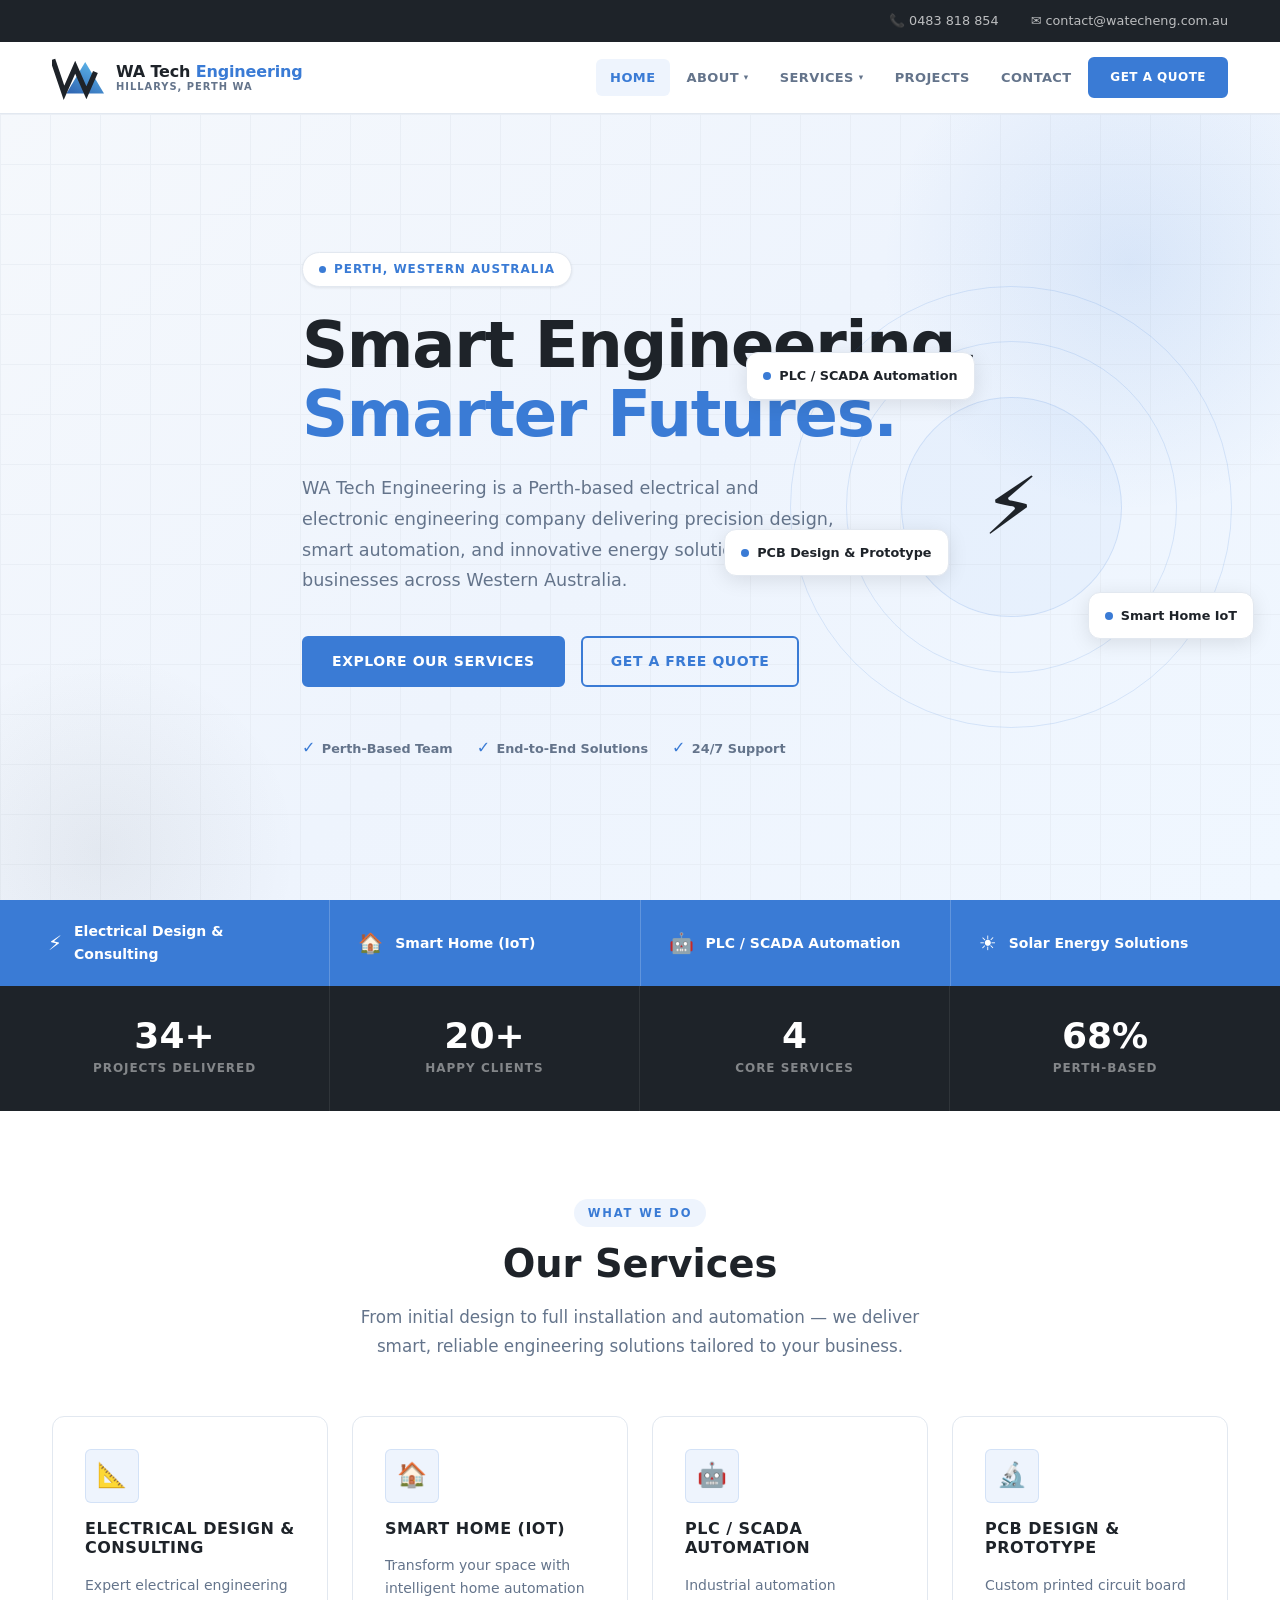
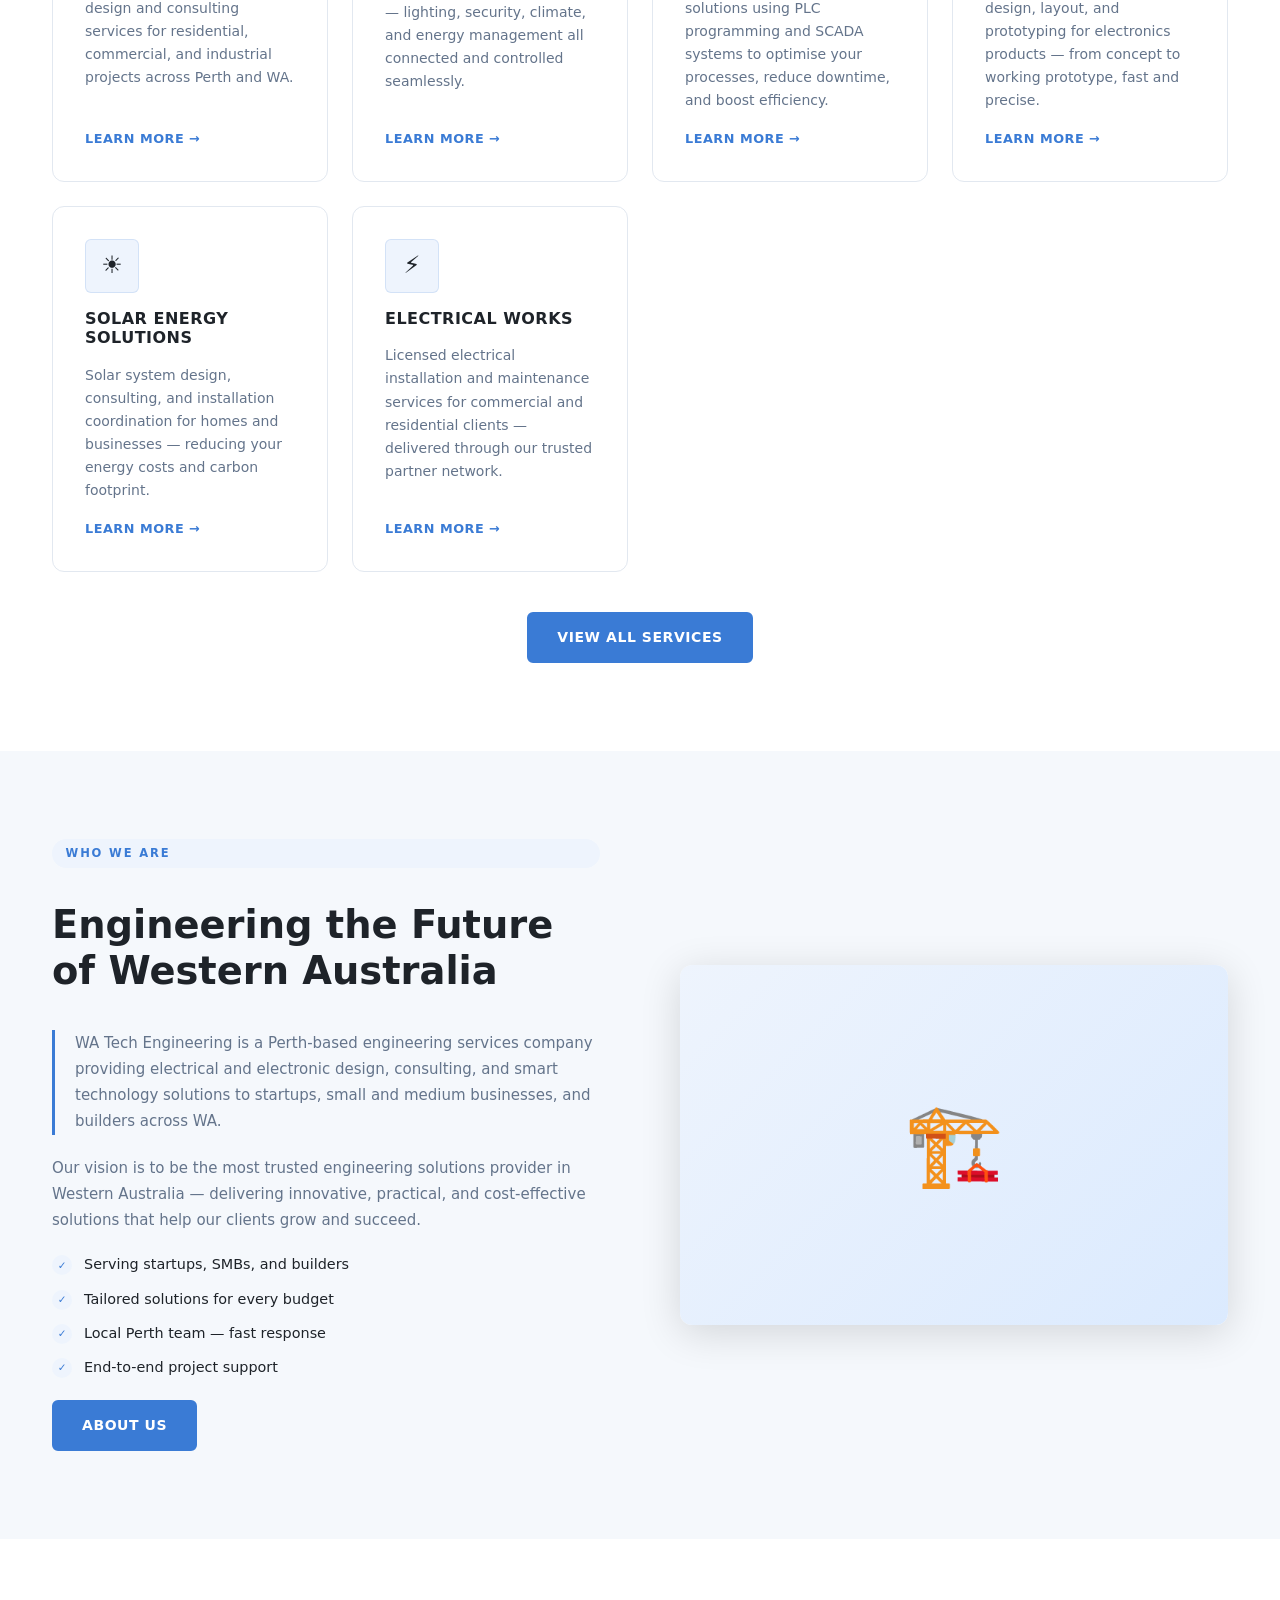
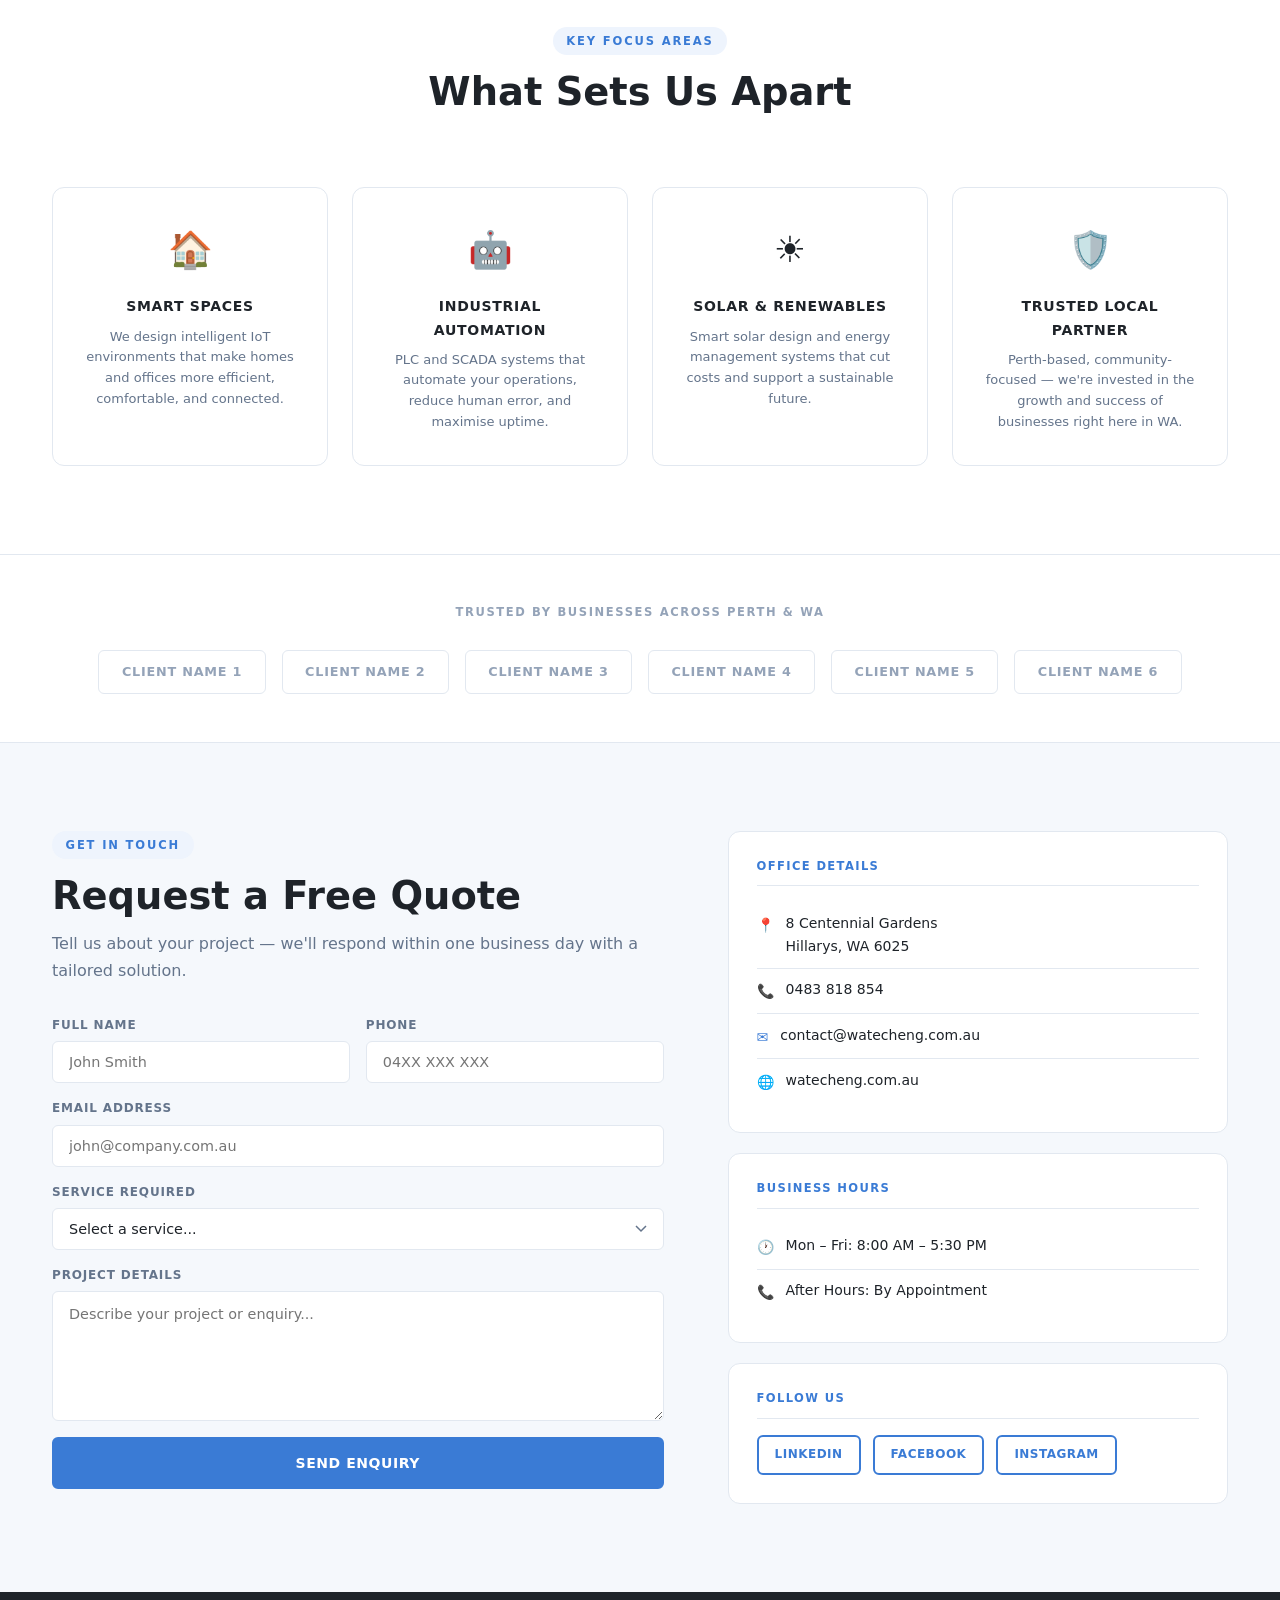
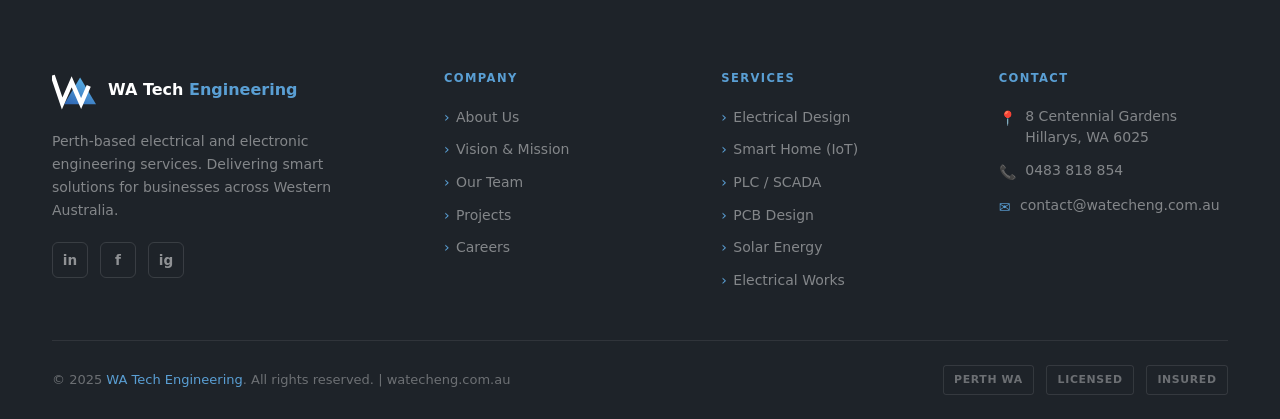
<file: index.html>
<!DOCTYPE html>
<html lang="en">
<head>
  <meta charset="UTF-8" />
  <meta name="viewport" content="width=device-width, initial-scale=1.0" />
  <title>WA Tech Engineering | Smart Engineering. Smarter Futures.</title>
  <meta name="description" content="Perth-based electrical and electronic engineering services — Electrical Design, Smart Home IoT, PLC/SCADA Automation, PCB Design, Solar Energy and more." />
  <link rel="stylesheet" href="css/style.css" />
</head>
<body>

  <!-- ===== TOPBAR ===== -->
  <div class="topbar">
    <div class="topbar-inner">
      <a href="tel:0483818854" class="topbar-contact">📞 0483 818 854</a>
      <a href="mailto:contact@watecheng.com.au" class="topbar-contact">✉ contact@watecheng.com.au</a>
    </div>
  </div>

  <!-- ===== NAVBAR ===== -->
  <nav class="navbar">
    <div class="nav-inner">
      <a href="index.html" class="nav-logo">
        <!-- WA Tech Engineering SVG Logo (matches provided logo layout) -->
        <svg class="nav-logo-svg" viewBox="0 0 130 90" xmlns="http://www.w3.org/2000/svg">
          <defs>
            <linearGradient id="blueG" x1="0" y1="1" x2="0.6" y2="0">
              <stop offset="0%" stop-color="#2d62b0"/>
              <stop offset="100%" stop-color="#5bb3e8"/>
            </linearGradient>
          </defs>
          <polygon points="83,5 130,84 36,84" fill="url(#blueG)"/>
          <polyline points="4,5 30,82 58,18 86,82 106,36"
            fill="none" stroke="#1e2329" stroke-width="13"
            stroke-linejoin="miter" stroke-linecap="square"/>
        </svg>
        <div class="nav-logo-text">
          <div class="nav-logo-name">WA Tech <span>Engineering</span></div>
          <div class="nav-logo-tag">Hillarys, Perth WA</div>
        </div>
      </a>

      <button class="nav-toggle" aria-label="Toggle navigation">
        <span></span><span></span><span></span>
      </button>

      <ul class="nav-links">
        <li class="nav-item"><a href="index.html" class="nav-link">Home</a></li>
        <li class="nav-item">
          <a href="about.html" class="nav-link">About <span class="nav-arrow">▾</span></a>
          <div class="dropdown">
            <a href="about.html">About Us</a>
            <a href="about.html#vision">Vision &amp; Mission</a>
            <a href="about.html#team">Our Team</a>
            <a href="about.html#partners">Partners</a>
          </div>
        </li>
        <li class="nav-item">
          <a href="services.html" class="nav-link">Services <span class="nav-arrow">▾</span></a>
          <div class="dropdown">
            <a href="services.html#electrical-design">Electrical Design &amp; Consulting</a>
            <a href="services.html#smart-home">Smart Home (IoT)</a>
            <a href="services.html#plc-scada">PLC / SCADA Automation</a>
            <a href="services.html#pcb-design">PCB Design &amp; Prototype</a>
            <a href="services.html#solar">Solar Energy Solutions</a>
            <a href="services.html#electrical-works">Electrical Works</a>
          </div>
        </li>
        <li class="nav-item"><a href="projects.html" class="nav-link">Projects</a></li>
        <li class="nav-item"><a href="contact.html" class="nav-link">Contact</a></li>
        <li class="nav-item"><a href="contact.html#quote" class="btn btn-primary" style="font-size:0.75rem; padding:0.55rem 1.25rem;">Get a Quote</a></li>
      </ul>
    </div>
  </nav>

  <!-- ===== HERO ===== -->
  <section class="hero">
    <div class="hero-grid-bg"></div>
    <div class="hero-glow"></div>
    <div class="hero-glow-2"></div>
    <div class="container">
      <div class="hero-inner">
        <div class="hero-content fade-in">
          <div class="hero-badge">
            <div class="hero-badge-dot"></div>
            Perth, Western Australia
          </div>
          <h1 class="hero-title">
            Smart Engineering.<br>
            <span class="accent">Smarter Futures.</span>
          </h1>
          <p class="hero-subtitle">
            WA Tech Engineering is a Perth-based electrical and electronic engineering company
            delivering precision design, smart automation, and innovative energy solutions for
            businesses across Western Australia.
          </p>
          <div class="hero-actions">
            <a href="services.html" class="btn btn-primary">Explore Our Services</a>
            <a href="contact.html#quote" class="btn btn-outline">Get a Free Quote</a>
          </div>
          <div class="hero-trust">
            <div class="hero-trust-item"><span class="hero-trust-icon">✓</span> Perth-Based Team</div>
            <div class="hero-trust-item"><span class="hero-trust-icon">✓</span> End-to-End Solutions</div>
            <div class="hero-trust-item"><span class="hero-trust-icon">✓</span> 24/7 Support</div>
          </div>
        </div>
      </div>
    </div>

    <!-- Right side graphic -->
    <div class="hero-image-col">
      <div class="hero-graphic">
        <div class="hero-graphic-circle hgc-1"></div>
        <div class="hero-graphic-circle hgc-2"></div>
        <div class="hero-graphic-circle hgc-3"></div>
        <div class="hero-graphic-icon">⚡</div>
        <div class="hero-floating-card hfc-1"><div class="hfc-dot"></div>PLC / SCADA Automation</div>
        <div class="hero-floating-card hfc-2"><div class="hfc-dot"></div>Smart Home IoT</div>
        <div class="hero-floating-card hfc-3"><div class="hfc-dot"></div>PCB Design &amp; Prototype</div>
      </div>
    </div>
  </section>

  <!-- ===== HIGHLIGHT STRIP ===== -->
  <div class="highlight-strip">
    <div class="highlight-strip-inner">
      <div class="hs-item"><span class="hs-icon">⚡</span> Electrical Design &amp; Consulting</div>
      <div class="hs-item"><span class="hs-icon">🏠</span> Smart Home (IoT)</div>
      <div class="hs-item"><span class="hs-icon">🤖</span> PLC / SCADA Automation</div>
      <div class="hs-item"><span class="hs-icon">☀️</span> Solar Energy Solutions</div>
    </div>
  </div>

  <!-- ===== STATS BAR ===== -->
  <div class="stats-bar">
    <div class="stats-inner">
      <div class="stat-item">
        <div class="stat-number" data-count="50" data-suffix="+">0+</div>
        <div class="stat-label">Projects Delivered</div>
      </div>
      <div class="stat-item">
        <div class="stat-number" data-count="30" data-suffix="+">0+</div>
        <div class="stat-label">Happy Clients</div>
      </div>
      <div class="stat-item">
        <div class="stat-number" data-count="6">0</div>
        <div class="stat-label">Core Services</div>
      </div>
      <div class="stat-item">
        <div class="stat-number" data-count="100" data-suffix="%">0%</div>
        <div class="stat-label">Perth-Based</div>
      </div>
    </div>
  </div>

  <!-- ===== SERVICES PREVIEW ===== -->
  <section class="section">
    <div class="container">
      <div class="section-header center fade-in">
        <span class="section-label">What We Do</span>
        <h2 class="section-title">Our Services</h2>
        <p class="section-subtitle">
          From initial design to full installation and automation — we deliver smart,
          reliable engineering solutions tailored to your business.
        </p>
      </div>
      <div class="services-grid">
        <div class="service-card fade-in delay-1">
          <div class="service-icon">📐</div>
          <h3 class="service-title">Electrical Design &amp; Consulting</h3>
          <p class="service-text">Expert electrical engineering design and consulting services for residential, commercial, and industrial projects across Perth and WA.</p>
          <a href="services.html#electrical-design" class="service-link">Learn More →</a>
        </div>
        <div class="service-card fade-in delay-2">
          <div class="service-icon">🏠</div>
          <h3 class="service-title">Smart Home (IoT)</h3>
          <p class="service-text">Transform your space with intelligent home automation — lighting, security, climate, and energy management all connected and controlled seamlessly.</p>
          <a href="services.html#smart-home" class="service-link">Learn More →</a>
        </div>
        <div class="service-card fade-in delay-3">
          <div class="service-icon">🤖</div>
          <h3 class="service-title">PLC / SCADA Automation</h3>
          <p class="service-text">Industrial automation solutions using PLC programming and SCADA systems to optimise your processes, reduce downtime, and boost efficiency.</p>
          <a href="services.html#plc-scada" class="service-link">Learn More →</a>
        </div>
        <div class="service-card fade-in delay-1">
          <div class="service-icon">🔬</div>
          <h3 class="service-title">PCB Design &amp; Prototype</h3>
          <p class="service-text">Custom printed circuit board design, layout, and prototyping for electronics products — from concept to working prototype, fast and precise.</p>
          <a href="services.html#pcb-design" class="service-link">Learn More →</a>
        </div>
        <div class="service-card fade-in delay-2">
          <div class="service-icon">☀️</div>
          <h3 class="service-title">Solar Energy Solutions</h3>
          <p class="service-text">Solar system design, consulting, and installation coordination for homes and businesses — reducing your energy costs and carbon footprint.</p>
          <a href="services.html#solar" class="service-link">Learn More →</a>
        </div>
        <div class="service-card fade-in delay-3">
          <div class="service-icon">⚡</div>
          <h3 class="service-title">Electrical Works</h3>
          <p class="service-text">Licensed electrical installation and maintenance services for commercial and residential clients — delivered through our trusted partner network.</p>
          <a href="services.html#electrical-works" class="service-link">Learn More →</a>
        </div>
      </div>
      <div style="text-align:center; margin-top:2.5rem;" class="fade-in">
        <a href="services.html" class="btn btn-primary">View All Services</a>
      </div>
    </div>
  </section>

  <!-- ===== ABOUT SPLIT ===== -->
  <section class="section section-alt">
    <div class="container">
      <div class="split fade-in">
        <div class="split-content">
          <span class="section-label">Who We Are</span>
          <h2 class="section-title">Engineering the Future of Western Australia</h2>
          <div class="accent-border-box">
            WA Tech Engineering is a Perth-based engineering services company providing electrical
            and electronic design, consulting, and smart technology solutions to startups, small
            and medium businesses, and builders across WA.
          </div>
          <p style="color:var(--text-muted); font-size:0.9375rem; line-height:1.75;">
            Our vision is to be the most trusted engineering solutions provider in Western Australia —
            delivering innovative, practical, and cost-effective solutions that help our clients
            grow and succeed.
          </p>
          <div class="feature-list">
            <div class="feature-item"><span class="feature-check">✓</span>Serving startups, SMBs, and builders</div>
            <div class="feature-item"><span class="feature-check">✓</span>Tailored solutions for every budget</div>
            <div class="feature-item"><span class="feature-check">✓</span>Local Perth team — fast response</div>
            <div class="feature-item"><span class="feature-check">✓</span>End-to-end project support</div>
          </div>
          <a href="about.html" class="btn btn-primary" style="align-self:flex-start;">About Us</a>
        </div>
        <div class="split-image">
          <div class="img-placeholder img-ph-blue">🏗️</div>
        </div>
      </div>
    </div>
  </section>

  <!-- ===== KEY HIGHLIGHTS ===== -->
  <section class="section">
    <div class="container">
      <div class="section-header center fade-in">
        <span class="section-label">Key Focus Areas</span>
        <h2 class="section-title">What Sets Us Apart</h2>
      </div>
      <div class="values-grid">
        <div class="value-card fade-in delay-1">
          <div class="value-icon">🏠</div>
          <div class="value-title">Smart Spaces</div>
          <p class="value-text">We design intelligent IoT environments that make homes and offices more efficient, comfortable, and connected.</p>
        </div>
        <div class="value-card fade-in delay-2">
          <div class="value-icon">🤖</div>
          <div class="value-title">Industrial Automation</div>
          <p class="value-text">PLC and SCADA systems that automate your operations, reduce human error, and maximise uptime.</p>
        </div>
        <div class="value-card fade-in delay-3">
          <div class="value-icon">☀️</div>
          <div class="value-title">Solar &amp; Renewables</div>
          <p class="value-text">Smart solar design and energy management systems that cut costs and support a sustainable future.</p>
        </div>
        <div class="value-card fade-in delay-4">
          <div class="value-icon">🛡️</div>
          <div class="value-title">Trusted Local Partner</div>
          <p class="value-text">Perth-based, community-focused — we're invested in the growth and success of businesses right here in WA.</p>
        </div>
      </div>
    </div>
  </section>

  <!-- ===== CLIENTS ===== -->
  <div class="clients-section">
    <div class="container">
      <p class="clients-label">Trusted by Businesses Across Perth &amp; WA</p>
      <div class="clients-logos">
        <div class="client-logo">Client Name 1</div>
        <div class="client-logo">Client Name 2</div>
        <div class="client-logo">Client Name 3</div>
        <div class="client-logo">Client Name 4</div>
        <div class="client-logo">Client Name 5</div>
        <div class="client-logo">Client Name 6</div>
      </div>
    </div>
  </div>

  <!-- ===== QUOTE CTA ===== -->
  <section id="quote" class="section section-alt">
    <div class="container">
      <div class="contact-grid">
        <div class="fade-in">
          <span class="section-label">Get in Touch</span>
          <h2 class="section-title" style="margin-bottom:0.75rem;">Request a Free Quote</h2>
          <p style="color:var(--text-muted); margin-bottom:2rem;">Tell us about your project — we'll respond within one business day with a tailored solution.</p>
          <form class="contact-form" action="https://api.web3forms.com/submit" method="post">
            <input type="hidden" name="access_key" value="c538fdf0-9474-49a5-a752-99f4f3d0274e" />
            <input type="hidden" name="subject" value="New Quote Request — WA Tech Engineering (Home Page)" />
            <input type="hidden" name="from_name" value="WA Tech Engineering Website" />
            <div class="form-row">
              <div class="form-group">
                <label class="form-label">Full Name</label>
                <input class="form-input" type="text" name="name" placeholder="John Smith" required />
              </div>
              <div class="form-group">
                <label class="form-label">Phone</label>
                <input class="form-input" type="tel" name="phone" placeholder="04XX XXX XXX" />
              </div>
            </div>
            <div class="form-group">
              <label class="form-label">Email Address</label>
              <input class="form-input" type="email" name="email" placeholder="john@company.com.au" required />
            </div>
            <div class="form-group">
              <label class="form-label">Service Required</label>
              <select class="form-select" name="service">
                <option value="">Select a service...</option>
                <option>Electrical Design &amp; Consulting</option>
                <option>Smart Home (IoT)</option>
                <option>PLC / SCADA Automation</option>
                <option>PCB Design &amp; Prototype</option>
                <option>Solar Energy Solutions</option>
                <option>Electrical Works</option>
                <option>Other / General Enquiry</option>
              </select>
            </div>
            <div class="form-group">
              <label class="form-label">Project Details</label>
              <textarea class="form-textarea" name="message" placeholder="Describe your project or enquiry..."></textarea>
            </div>
            <button type="submit" class="btn btn-primary" style="width:100%; justify-content:center; padding:1rem;">Send Enquiry</button>
          </form>
        </div>
        <div class="contact-info fade-in delay-2">
          <div class="contact-card">
            <h3>Office Details</h3>
            <div class="contact-detail">
              <span class="icon">📍</span>
              <div>8 Centennial Gardens<br>Hillarys, WA 6025</div>
            </div>
            <div class="contact-detail">
              <span class="icon">📞</span>
              <a href="tel:0483818854">0483 818 854</a>
            </div>
            <div class="contact-detail">
              <span class="icon">✉</span>
              <a href="mailto:contact@watecheng.com.au">contact@watecheng.com.au</a>
            </div>
            <div class="contact-detail">
              <span class="icon">🌐</span>
              <a href="https://watecheng.com.au">watecheng.com.au</a>
            </div>
          </div>
          <div class="contact-card">
            <h3>Business Hours</h3>
            <div class="contact-detail"><span class="icon">🕐</span>Mon – Fri: 8:00 AM – 5:30 PM</div>
            <div class="contact-detail"><span class="icon">📞</span>After Hours: By Appointment</div>
          </div>
          <div class="contact-card">
            <h3>Follow Us</h3>
            <div style="display:flex; gap:0.75rem; margin-top:0.25rem;">
              <a href="#" class="btn btn-outline" style="font-size:0.75rem; padding:0.5rem 1rem;">LinkedIn</a>
              <a href="#" class="btn btn-outline" style="font-size:0.75rem; padding:0.5rem 1rem;">Facebook</a>
              <a href="#" class="btn btn-outline" style="font-size:0.75rem; padding:0.5rem 1rem;">Instagram</a>
            </div>
          </div>
        </div>
      </div>
    </div>
  </section>

  <!-- ===== FOOTER ===== -->
  <footer class="footer">
    <div class="container">
      <div class="footer-top">
        <div class="footer-brand">
          <a href="index.html" class="footer-logo">
            <svg class="footer-logo-svg" viewBox="0 0 130 90" xmlns="http://www.w3.org/2000/svg">
              <defs><linearGradient id="blueGF" x1="0" y1="1" x2="0.6" y2="0"><stop offset="0%" stop-color="#2d62b0"/><stop offset="100%" stop-color="#5bb3e8"/></linearGradient></defs>
              <polygon points="83,5 130,84 36,84" fill="url(#blueGF)"/>
              <polyline points="4,5 30,82 58,18 86,82 106,36" fill="none" stroke="white" stroke-width="13" stroke-linejoin="miter" stroke-linecap="square"/>
            </svg>
            <div>
              <div class="footer-logo-name">WA Tech <span>Engineering</span></div>
            </div>
          </a>
          <p class="footer-tagline">Perth-based electrical and electronic engineering services. Delivering smart solutions for businesses across Western Australia.</p>
          <div class="footer-social">
            <a href="#" class="social-btn">in</a>
            <a href="#" class="social-btn">f</a>
            <a href="#" class="social-btn">ig</a>
          </div>
        </div>
        <div class="footer-col">
          <h4>Company</h4>
          <nav class="footer-links">
            <a href="about.html">About Us</a>
            <a href="about.html#vision">Vision &amp; Mission</a>
            <a href="about.html#team">Our Team</a>
            <a href="projects.html">Projects</a>
            <a href="contact.html">Careers</a>
          </nav>
        </div>
        <div class="footer-col">
          <h4>Services</h4>
          <nav class="footer-links">
            <a href="services.html#electrical-design">Electrical Design</a>
            <a href="services.html#smart-home">Smart Home (IoT)</a>
            <a href="services.html#plc-scada">PLC / SCADA</a>
            <a href="services.html#pcb-design">PCB Design</a>
            <a href="services.html#solar">Solar Energy</a>
            <a href="services.html#electrical-works">Electrical Works</a>
          </nav>
        </div>
        <div class="footer-col">
          <h4>Contact</h4>
          <div class="footer-contact-item"><span class="icon">📍</span><span>8 Centennial Gardens<br>Hillarys, WA 6025</span></div>
          <div class="footer-contact-item"><span class="icon">📞</span><a href="tel:0483818854">0483 818 854</a></div>
          <div class="footer-contact-item"><span class="icon">✉</span><a href="mailto:contact@watecheng.com.au">contact@watecheng.com.au</a></div>
        </div>
      </div>
      <div class="footer-bottom">
        <p class="footer-copy">© 2025 <span>WA Tech Engineering</span>. All rights reserved. | <a href="https://watecheng.com.au" style="color:rgba(255,255,255,0.35)">watecheng.com.au</a></p>
        <div class="footer-certs">
          <span class="footer-cert">Perth WA</span>
          <span class="footer-cert">Licensed</span>
          <span class="footer-cert">Insured</span>
        </div>
      </div>
    </div>
  </footer>

  <script src="js/main.js"></script>
</body>
</html>
</file>
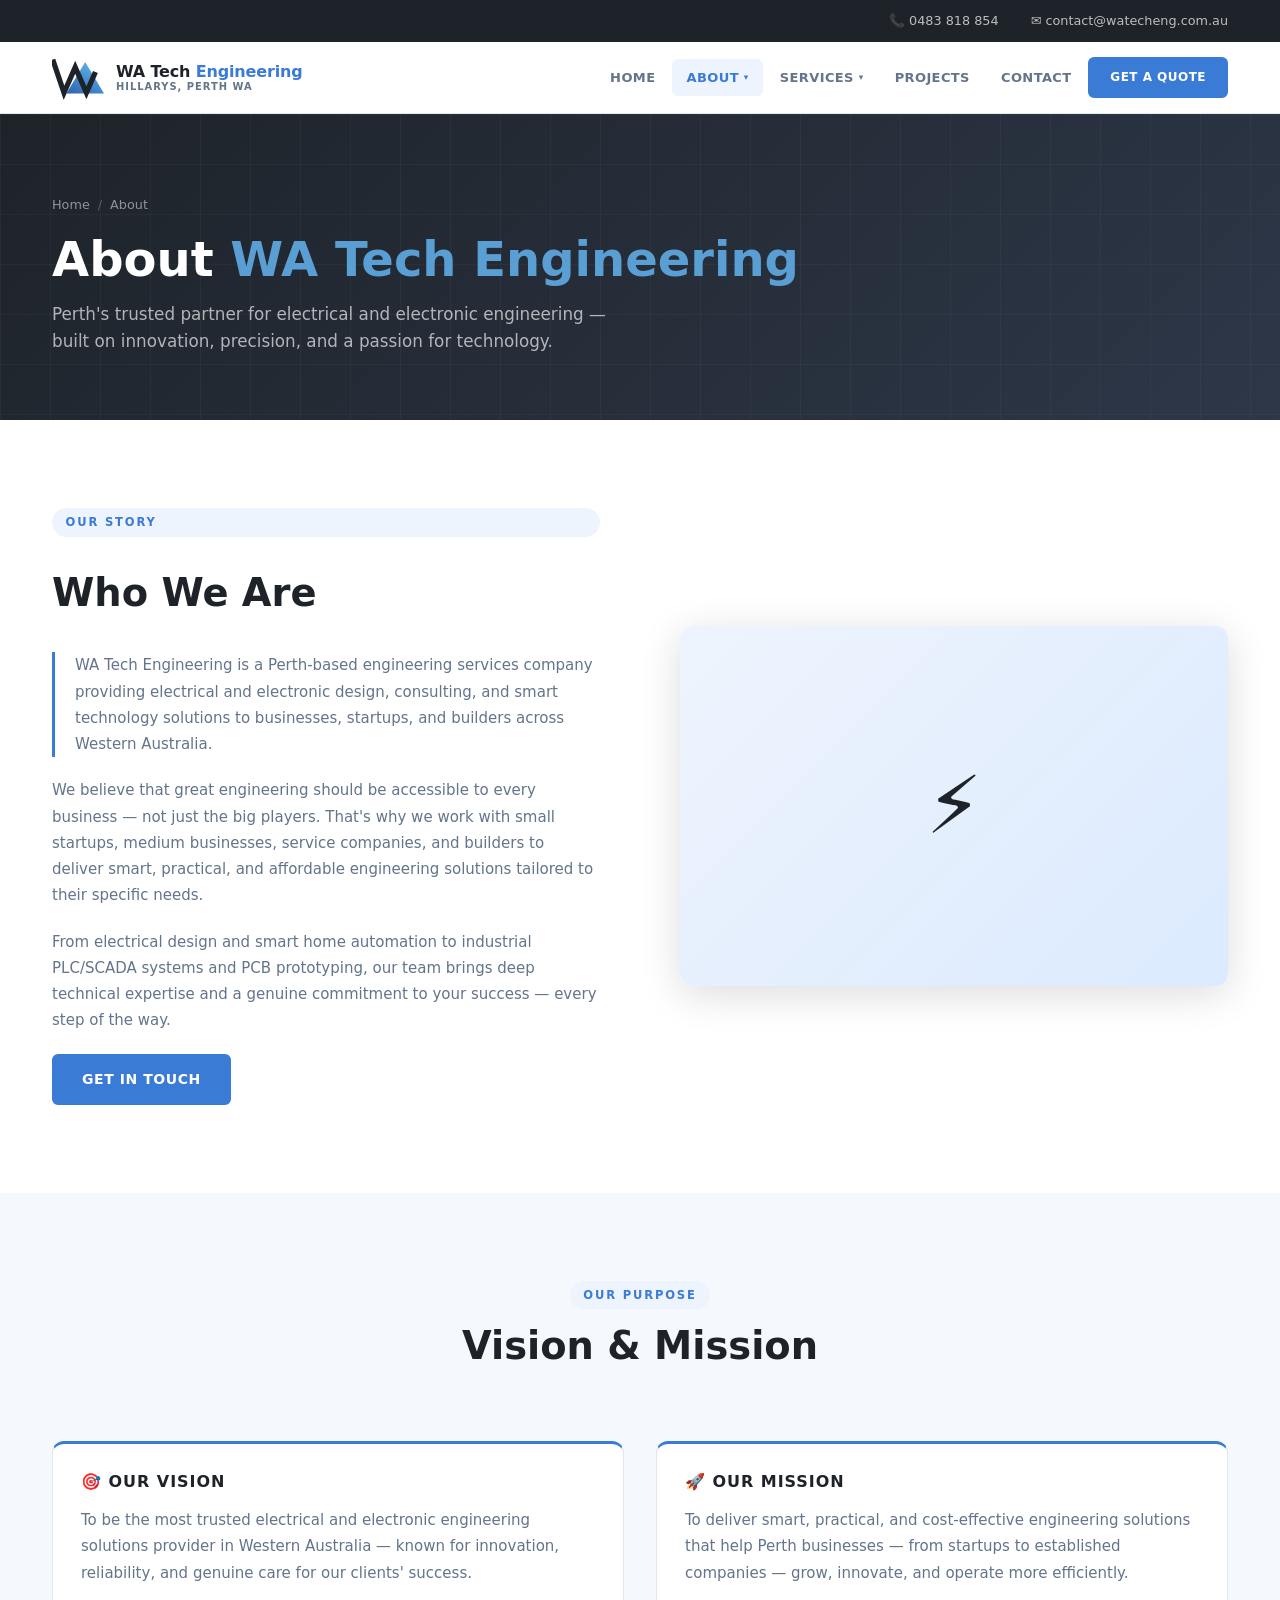
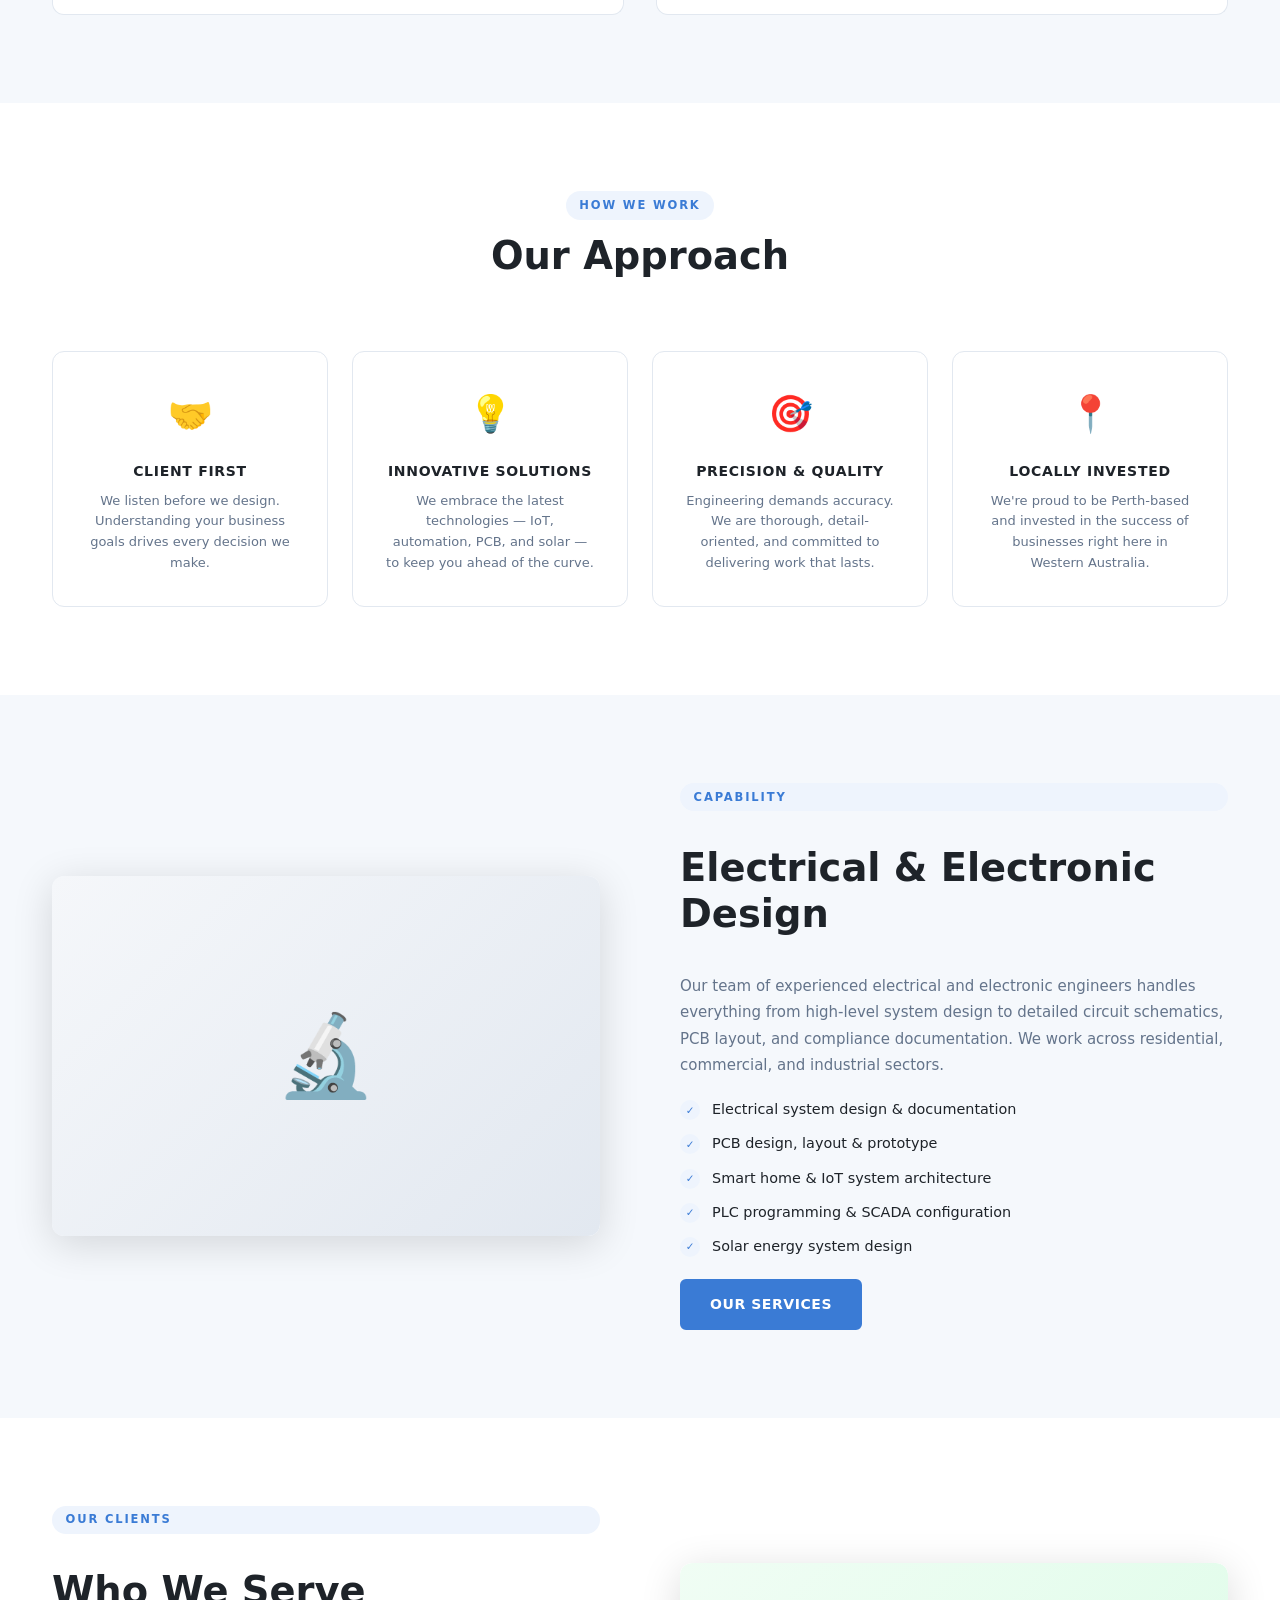
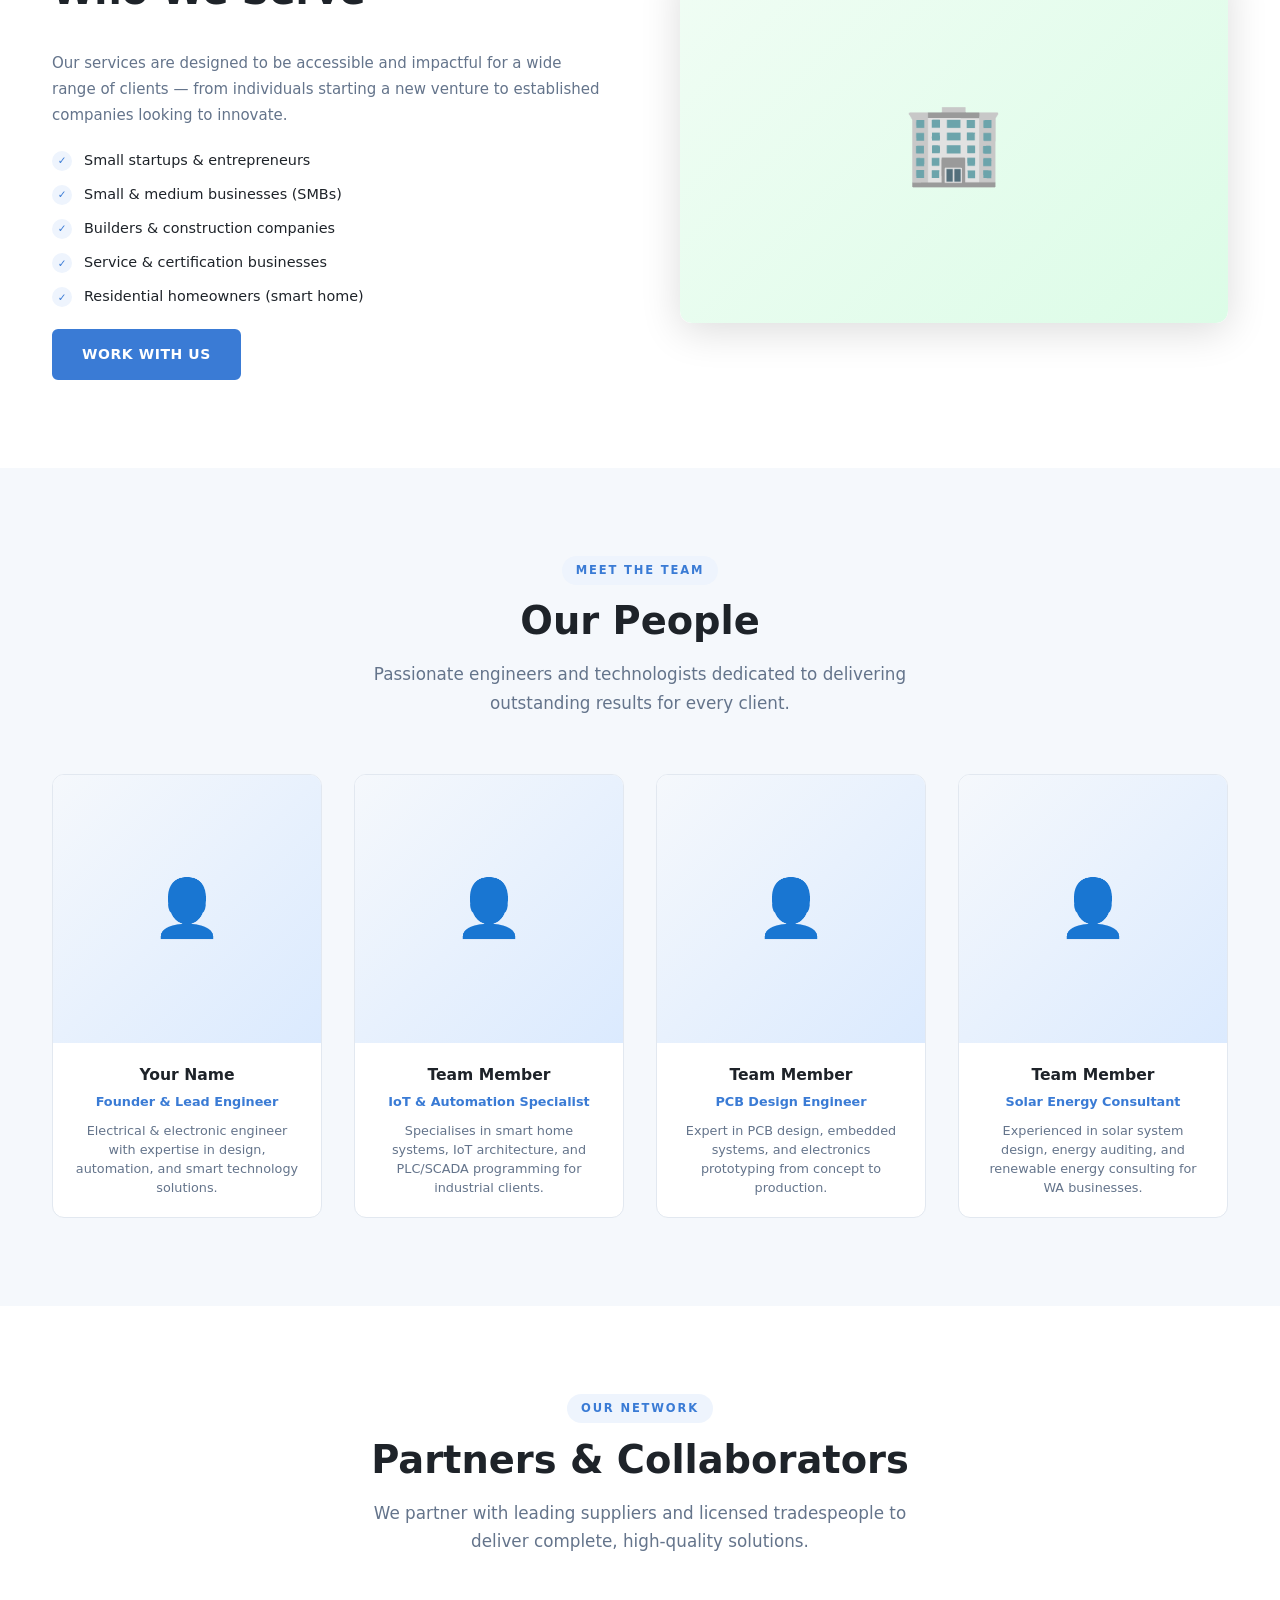
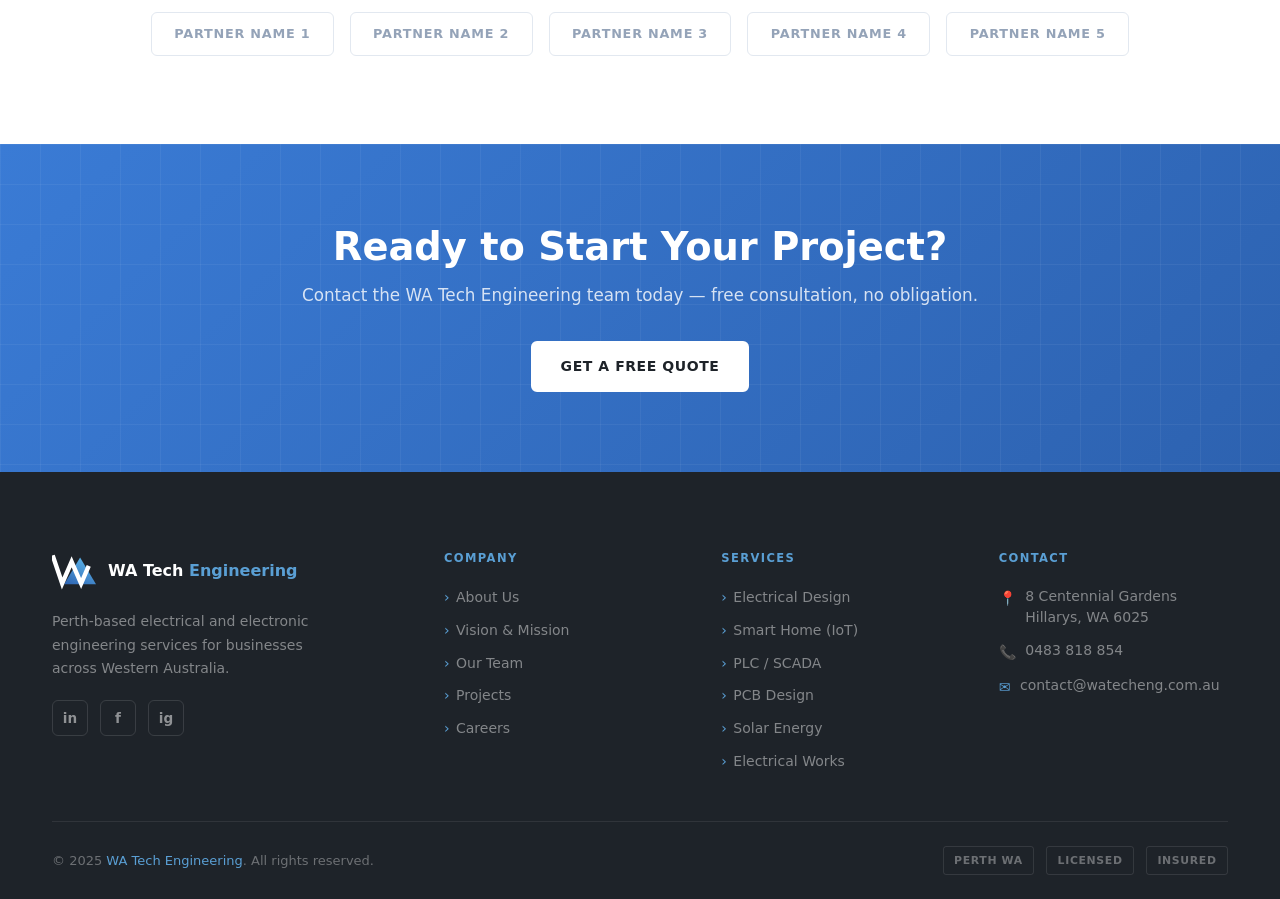
<file: about.html>
<!DOCTYPE html>
<html lang="en">
<head>
  <meta charset="UTF-8" />
  <meta name="viewport" content="width=device-width, initial-scale=1.0" />
  <title>About Us | WA Tech Engineering</title>
  <meta name="description" content="Learn about WA Tech Engineering — Perth's trusted electrical and electronic engineering company serving startups, SMBs, and builders across Western Australia." />
  <link rel="stylesheet" href="css/style.css" />
</head>
<body>

  <!-- TOPBAR -->
  <div class="topbar">
    <div class="topbar-inner">
      <a href="tel:0483818854" class="topbar-contact">📞 0483 818 854</a>
      <a href="mailto:contact@watecheng.com.au" class="topbar-contact">✉ contact@watecheng.com.au</a>
    </div>
  </div>

  <!-- NAVBAR -->
  <nav class="navbar">
    <div class="nav-inner">
      <a href="index.html" class="nav-logo">
        <svg class="nav-logo-svg" viewBox="0 0 130 90" xmlns="http://www.w3.org/2000/svg">
          <defs><linearGradient id="blueG" x1="0" y1="1" x2="0.6" y2="0"><stop offset="0%" stop-color="#2d62b0"/><stop offset="100%" stop-color="#5bb3e8"/></linearGradient></defs>
          <polygon points="83,5 130,84 36,84" fill="url(#blueG)"/>
          <polyline points="4,5 30,82 58,18 86,82 106,36" fill="none" stroke="#1e2329" stroke-width="13" stroke-linejoin="miter" stroke-linecap="square"/>
        </svg>
        <div class="nav-logo-text">
          <div class="nav-logo-name">WA Tech <span>Engineering</span></div>
          <div class="nav-logo-tag">Hillarys, Perth WA</div>
        </div>
      </a>
      <button class="nav-toggle"><span></span><span></span><span></span></button>
      <ul class="nav-links">
        <li class="nav-item"><a href="index.html" class="nav-link">Home</a></li>
        <li class="nav-item">
          <a href="about.html" class="nav-link active">About <span class="nav-arrow">▾</span></a>
          <div class="dropdown">
            <a href="about.html">About Us</a>
            <a href="#vision">Vision &amp; Mission</a>
            <a href="#team">Our Team</a>
            <a href="#partners">Partners</a>
          </div>
        </li>
        <li class="nav-item">
          <a href="services.html" class="nav-link">Services <span class="nav-arrow">▾</span></a>
          <div class="dropdown">
            <a href="services.html#electrical-design">Electrical Design &amp; Consulting</a>
            <a href="services.html#smart-home">Smart Home (IoT)</a>
            <a href="services.html#plc-scada">PLC / SCADA Automation</a>
            <a href="services.html#pcb-design">PCB Design &amp; Prototype</a>
            <a href="services.html#solar">Solar Energy Solutions</a>
            <a href="services.html#electrical-works">Electrical Works</a>
          </div>
        </li>
        <li class="nav-item"><a href="projects.html" class="nav-link">Projects</a></li>
        <li class="nav-item"><a href="contact.html" class="nav-link">Contact</a></li>
        <li class="nav-item"><a href="contact.html#quote" class="btn btn-primary" style="font-size:0.75rem; padding:0.55rem 1.25rem;">Get a Quote</a></li>
      </ul>
    </div>
  </nav>

  <!-- PAGE HERO -->
  <div class="page-hero">
    <div class="container page-hero-inner">
      <div class="breadcrumb">
        <a href="index.html">Home</a><span class="breadcrumb-sep">/</span><span>About</span>
      </div>
      <h1 class="page-hero-title">About <span class="accent">WA Tech Engineering</span></h1>
      <p class="page-hero-text">Perth's trusted partner for electrical and electronic engineering — built on innovation, precision, and a passion for technology.</p>
    </div>
  </div>

  <!-- WHO WE ARE -->
  <section class="section">
    <div class="container">
      <div class="split fade-in">
        <div class="split-content">
          <span class="section-label">Our Story</span>
          <h2 class="section-title">Who We Are</h2>
          <div class="accent-border-box">
            WA Tech Engineering is a Perth-based engineering services company providing electrical
            and electronic design, consulting, and smart technology solutions to businesses, startups,
            and builders across Western Australia.
          </div>
          <p style="color:var(--text-muted); font-size:0.9375rem; line-height:1.75;">
            We believe that great engineering should be accessible to every business — not just the
            big players. That's why we work with small startups, medium businesses, service companies,
            and builders to deliver smart, practical, and affordable engineering solutions tailored to
            their specific needs.
          </p>
          <p style="color:var(--text-muted); font-size:0.9375rem; line-height:1.75;">
            From electrical design and smart home automation to industrial PLC/SCADA systems and
            PCB prototyping, our team brings deep technical expertise and a genuine commitment to
            your success — every step of the way.
          </p>
          <a href="contact.html#quote" class="btn btn-primary" style="align-self:flex-start;">Get in Touch</a>
        </div>
        <div class="split-image">
          <div class="img-placeholder img-ph-blue">⚡</div>
        </div>
      </div>
    </div>
  </section>

  <!-- VISION & MISSION -->
  <section id="vision" class="section section-alt">
    <div class="container">
      <div class="section-header center fade-in">
        <span class="section-label">Our Purpose</span>
        <h2 class="section-title">Vision &amp; Mission</h2>
      </div>
      <div style="display:grid; grid-template-columns:1fr 1fr; gap:2rem;" class="fade-in">
        <div class="contact-card" style="border-top:3px solid var(--accent);">
          <h3 style="font-size:1rem; text-transform:uppercase; letter-spacing:0.06em; color:var(--primary); margin-bottom:1rem; border:none; padding:0;">🎯 Our Vision</h3>
          <p style="color:var(--text-muted); line-height:1.75; font-size:0.9375rem;">
            To be the most trusted electrical and electronic engineering solutions provider
            in Western Australia — known for innovation, reliability, and genuine care for
            our clients' success.
          </p>
        </div>
        <div class="contact-card" style="border-top:3px solid var(--accent);">
          <h3 style="font-size:1rem; text-transform:uppercase; letter-spacing:0.06em; color:var(--primary); margin-bottom:1rem; border:none; padding:0;">🚀 Our Mission</h3>
          <p style="color:var(--text-muted); line-height:1.75; font-size:0.9375rem;">
            To deliver smart, practical, and cost-effective engineering solutions that help
            Perth businesses — from startups to established companies — grow, innovate, and
            operate more efficiently.
          </p>
        </div>
      </div>
    </div>
  </section>

  <!-- OUR APPROACH -->
  <section class="section">
    <div class="container">
      <div class="section-header center fade-in">
        <span class="section-label">How We Work</span>
        <h2 class="section-title">Our Approach</h2>
      </div>
      <div class="values-grid">
        <div class="value-card fade-in delay-1">
          <div class="value-icon">🤝</div>
          <div class="value-title">Client First</div>
          <p class="value-text">We listen before we design. Understanding your business goals drives every decision we make.</p>
        </div>
        <div class="value-card fade-in delay-2">
          <div class="value-icon">💡</div>
          <div class="value-title">Innovative Solutions</div>
          <p class="value-text">We embrace the latest technologies — IoT, automation, PCB, and solar — to keep you ahead of the curve.</p>
        </div>
        <div class="value-card fade-in delay-3">
          <div class="value-icon">🎯</div>
          <div class="value-title">Precision &amp; Quality</div>
          <p class="value-text">Engineering demands accuracy. We are thorough, detail-oriented, and committed to delivering work that lasts.</p>
        </div>
        <div class="value-card fade-in delay-4">
          <div class="value-icon">📍</div>
          <div class="value-title">Locally Invested</div>
          <p class="value-text">We're proud to be Perth-based and invested in the success of businesses right here in Western Australia.</p>
        </div>
      </div>
    </div>
  </section>

  <!-- DESIGN & ENGINEERING -->
  <section class="section section-alt">
    <div class="container">
      <div class="split fade-in">
        <div class="split-image">
          <div class="img-placeholder img-ph-grey">🔬</div>
        </div>
        <div class="split-content">
          <span class="section-label">Capability</span>
          <h2 class="section-title">Electrical &amp; Electronic Design</h2>
          <p style="color:var(--text-muted); font-size:0.9375rem; line-height:1.75;">
            Our team of experienced electrical and electronic engineers handles everything from
            high-level system design to detailed circuit schematics, PCB layout, and compliance
            documentation. We work across residential, commercial, and industrial sectors.
          </p>
          <div class="feature-list">
            <div class="feature-item"><span class="feature-check">✓</span>Electrical system design &amp; documentation</div>
            <div class="feature-item"><span class="feature-check">✓</span>PCB design, layout &amp; prototype</div>
            <div class="feature-item"><span class="feature-check">✓</span>Smart home &amp; IoT system architecture</div>
            <div class="feature-item"><span class="feature-check">✓</span>PLC programming &amp; SCADA configuration</div>
            <div class="feature-item"><span class="feature-check">✓</span>Solar energy system design</div>
          </div>
          <a href="services.html" class="btn btn-primary" style="align-self:flex-start;">Our Services</a>
        </div>
      </div>
    </div>
  </section>

  <!-- WHO WE SERVE -->
  <section class="section">
    <div class="container">
      <div class="split fade-in">
        <div class="split-content">
          <span class="section-label">Our Clients</span>
          <h2 class="section-title">Who We Serve</h2>
          <p style="color:var(--text-muted); font-size:0.9375rem; line-height:1.75;">
            Our services are designed to be accessible and impactful for a wide range of clients
            — from individuals starting a new venture to established companies looking to innovate.
          </p>
          <div class="feature-list">
            <div class="feature-item"><span class="feature-check">✓</span>Small startups &amp; entrepreneurs</div>
            <div class="feature-item"><span class="feature-check">✓</span>Small &amp; medium businesses (SMBs)</div>
            <div class="feature-item"><span class="feature-check">✓</span>Builders &amp; construction companies</div>
            <div class="feature-item"><span class="feature-check">✓</span>Service &amp; certification businesses</div>
            <div class="feature-item"><span class="feature-check">✓</span>Residential homeowners (smart home)</div>
          </div>
          <a href="contact.html#quote" class="btn btn-primary" style="align-self:flex-start;">Work With Us</a>
        </div>
        <div class="split-image">
          <div class="img-placeholder img-ph-green">🏢</div>
        </div>
      </div>
    </div>
  </section>

  <!-- TEAM -->
  <section id="team" class="section section-alt">
    <div class="container">
      <div class="section-header center fade-in">
        <span class="section-label">Meet the Team</span>
        <h2 class="section-title">Our People</h2>
        <p class="section-subtitle">Passionate engineers and technologists dedicated to delivering outstanding results for every client.</p>
      </div>
      <div class="team-grid">
        <div class="team-card fade-in delay-1">
          <div class="team-avatar">👤</div>
          <div class="team-body">
            <div class="team-name">Your Name</div>
            <div class="team-role">Founder &amp; Lead Engineer</div>
            <p class="team-bio">Electrical &amp; electronic engineer with expertise in design, automation, and smart technology solutions.</p>
          </div>
        </div>
        <div class="team-card fade-in delay-2">
          <div class="team-avatar">👤</div>
          <div class="team-body">
            <div class="team-name">Team Member</div>
            <div class="team-role">IoT &amp; Automation Specialist</div>
            <p class="team-bio">Specialises in smart home systems, IoT architecture, and PLC/SCADA programming for industrial clients.</p>
          </div>
        </div>
        <div class="team-card fade-in delay-3">
          <div class="team-avatar">👤</div>
          <div class="team-body">
            <div class="team-name">Team Member</div>
            <div class="team-role">PCB Design Engineer</div>
            <p class="team-bio">Expert in PCB design, embedded systems, and electronics prototyping from concept to production.</p>
          </div>
        </div>
        <div class="team-card fade-in delay-4">
          <div class="team-avatar">👤</div>
          <div class="team-body">
            <div class="team-name">Team Member</div>
            <div class="team-role">Solar Energy Consultant</div>
            <p class="team-bio">Experienced in solar system design, energy auditing, and renewable energy consulting for WA businesses.</p>
          </div>
        </div>
      </div>
    </div>
  </section>

  <!-- PARTNERS -->
  <section id="partners" class="section">
    <div class="container">
      <div class="section-header center fade-in">
        <span class="section-label">Our Network</span>
        <h2 class="section-title">Partners &amp; Collaborators</h2>
        <p class="section-subtitle">We partner with leading suppliers and licensed tradespeople to deliver complete, high-quality solutions.</p>
      </div>
      <div class="clients-logos fade-in">
        <div class="client-logo">Partner Name 1</div>
        <div class="client-logo">Partner Name 2</div>
        <div class="client-logo">Partner Name 3</div>
        <div class="client-logo">Partner Name 4</div>
        <div class="client-logo">Partner Name 5</div>
      </div>
    </div>
  </section>

  <!-- CTA -->
  <div class="cta-banner">
    <div class="container cta-banner-inner">
      <h2>Ready to Start Your Project?</h2>
      <p>Contact the WA Tech Engineering team today — free consultation, no obligation.</p>
      <a href="contact.html#quote" class="btn btn-white">Get a Free Quote</a>
    </div>
  </div>

  <!-- FOOTER -->
  <footer class="footer">
    <div class="container">
      <div class="footer-top">
        <div class="footer-brand">
          <a href="index.html" class="footer-logo">
            <svg class="footer-logo-svg" viewBox="0 0 130 90" xmlns="http://www.w3.org/2000/svg">
              <defs><linearGradient id="blueGF2" x1="0" y1="1" x2="0.6" y2="0"><stop offset="0%" stop-color="#2d62b0"/><stop offset="100%" stop-color="#5bb3e8"/></linearGradient></defs>
              <polygon points="83,5 130,84 36,84" fill="url(#blueGF2)"/>
              <polyline points="4,5 30,82 58,18 86,82 106,36" fill="none" stroke="white" stroke-width="13" stroke-linejoin="miter" stroke-linecap="square"/>
            </svg>
            <div><div class="footer-logo-name">WA Tech <span>Engineering</span></div></div>
          </a>
          <p class="footer-tagline">Perth-based electrical and electronic engineering services for businesses across Western Australia.</p>
          <div class="footer-social">
            <a href="#" class="social-btn">in</a>
            <a href="#" class="social-btn">f</a>
            <a href="#" class="social-btn">ig</a>
          </div>
        </div>
        <div class="footer-col">
          <h4>Company</h4>
          <nav class="footer-links">
            <a href="about.html">About Us</a>
            <a href="#vision">Vision &amp; Mission</a>
            <a href="#team">Our Team</a>
            <a href="projects.html">Projects</a>
            <a href="contact.html">Careers</a>
          </nav>
        </div>
        <div class="footer-col">
          <h4>Services</h4>
          <nav class="footer-links">
            <a href="services.html#electrical-design">Electrical Design</a>
            <a href="services.html#smart-home">Smart Home (IoT)</a>
            <a href="services.html#plc-scada">PLC / SCADA</a>
            <a href="services.html#pcb-design">PCB Design</a>
            <a href="services.html#solar">Solar Energy</a>
            <a href="services.html#electrical-works">Electrical Works</a>
          </nav>
        </div>
        <div class="footer-col">
          <h4>Contact</h4>
          <div class="footer-contact-item"><span class="icon">📍</span><span>8 Centennial Gardens<br>Hillarys, WA 6025</span></div>
          <div class="footer-contact-item"><span class="icon">📞</span><a href="tel:0483818854">0483 818 854</a></div>
          <div class="footer-contact-item"><span class="icon">✉</span><a href="mailto:contact@watecheng.com.au">contact@watecheng.com.au</a></div>
        </div>
      </div>
      <div class="footer-bottom">
        <p class="footer-copy">© 2025 <span>WA Tech Engineering</span>. All rights reserved.</p>
        <div class="footer-certs"><span class="footer-cert">Perth WA</span><span class="footer-cert">Licensed</span><span class="footer-cert">Insured</span></div>
      </div>
    </div>
  </footer>
  <script src="js/main.js"></script>
</body>
</html>
</file>
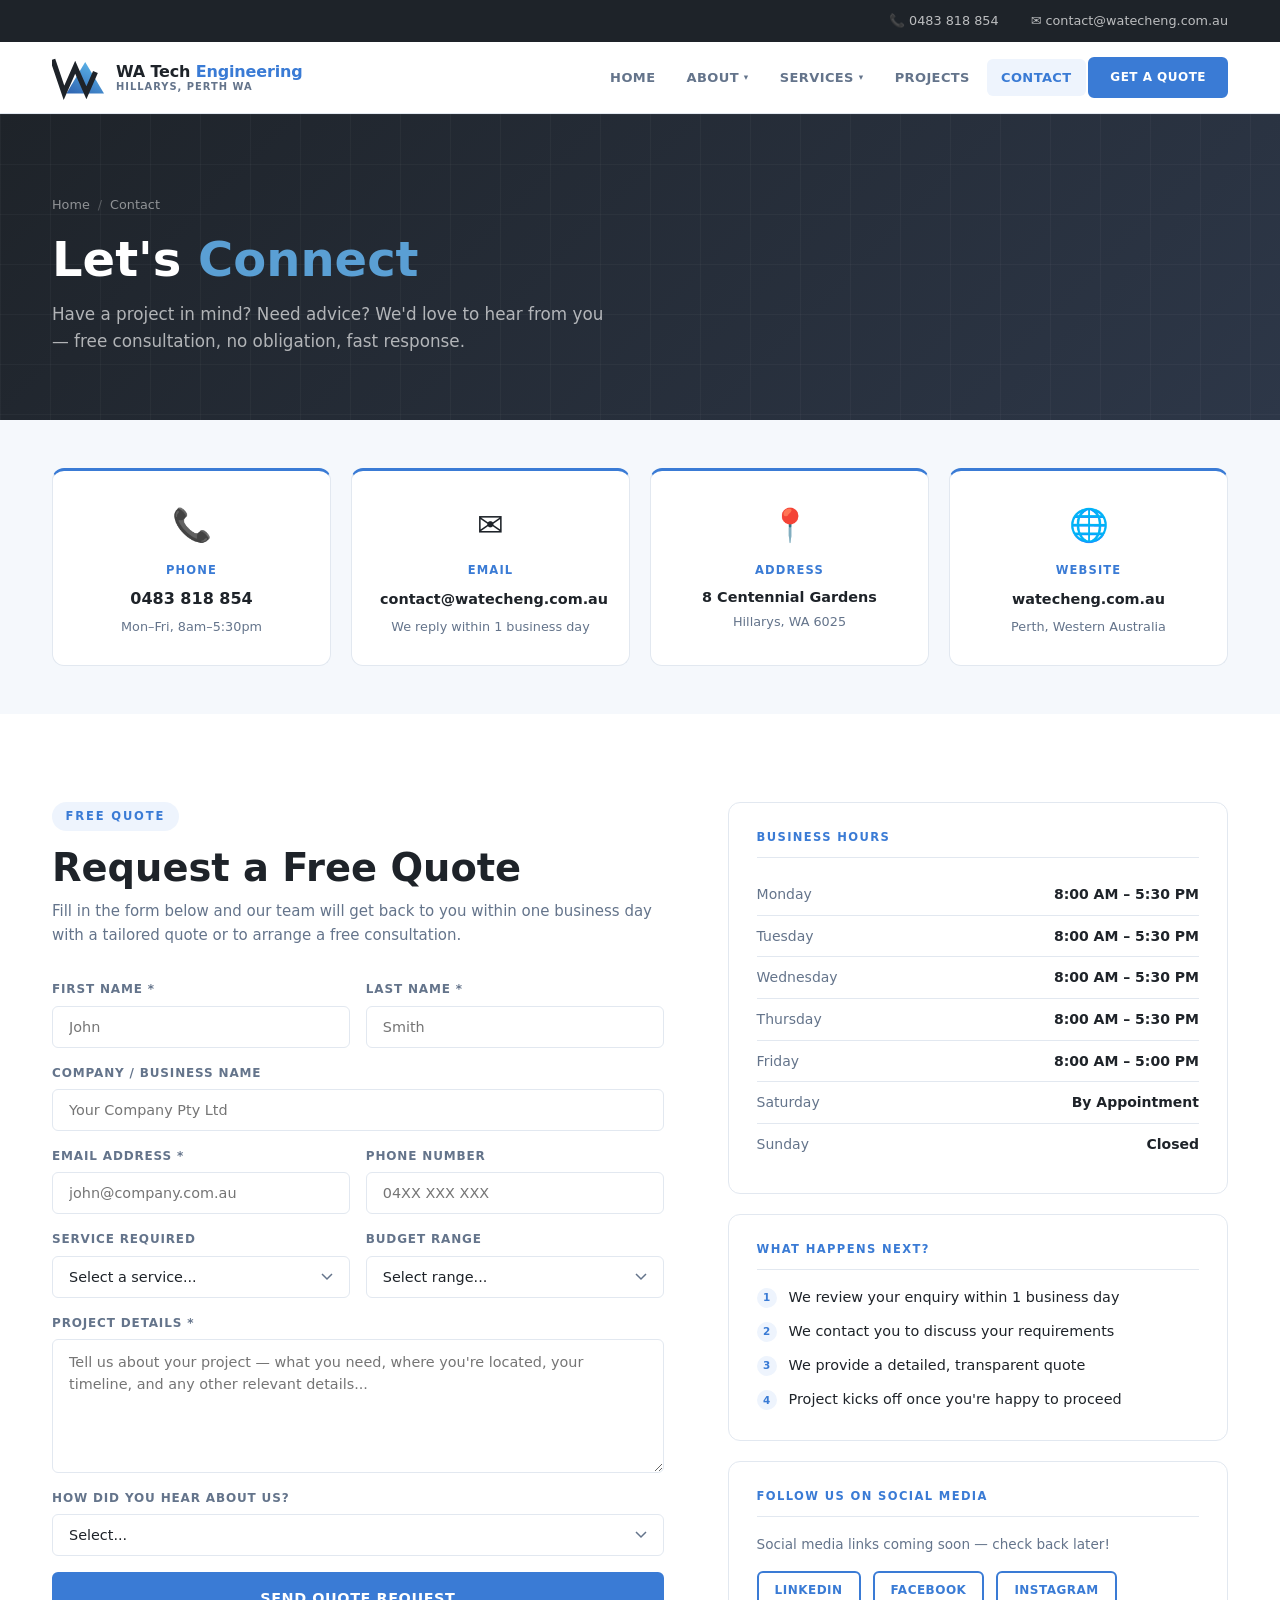
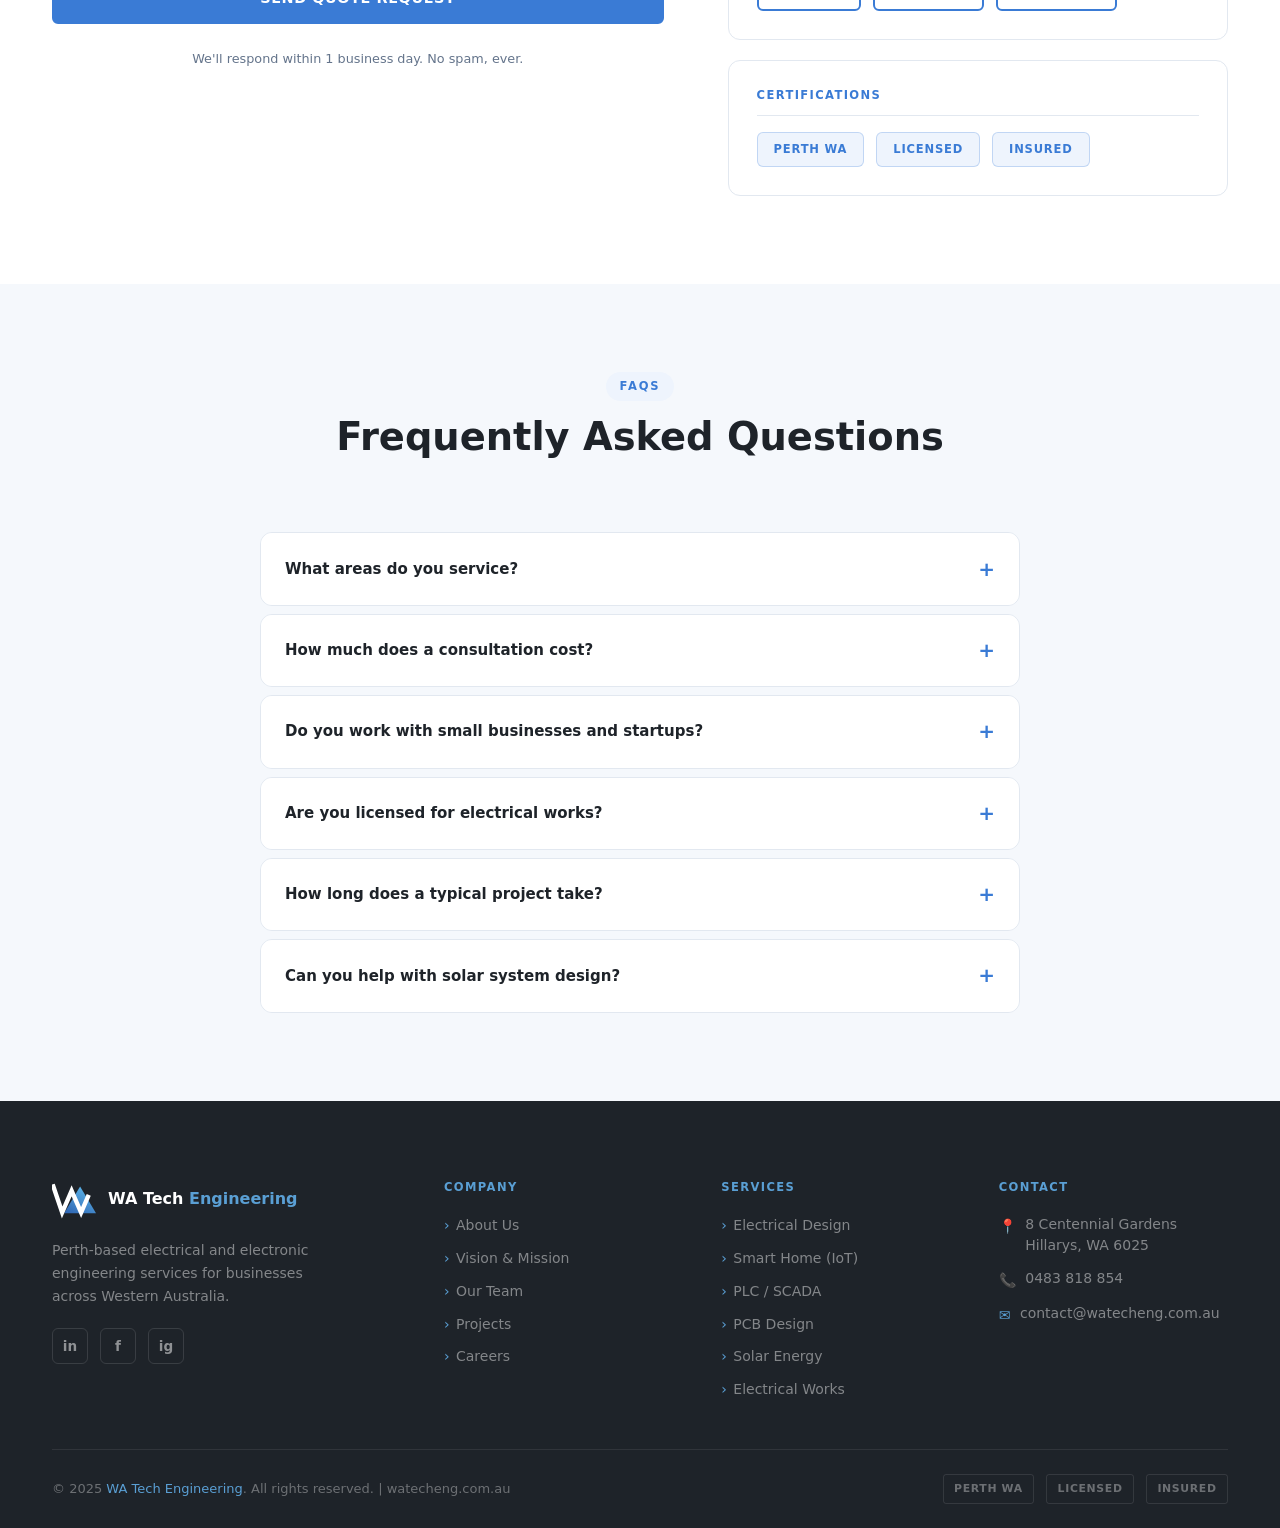
<file: contact.html>
<!DOCTYPE html>
<html lang="en">
<head>
  <meta charset="UTF-8" />
  <meta name="viewport" content="width=device-width, initial-scale=1.0" />
  <title>Contact | WA Tech Engineering</title>
  <meta name="description" content="Get in touch with WA Tech Engineering — Perth's electrical and electronic engineering experts. Free consultations, fast response." />
  <link rel="stylesheet" href="css/style.css" />
  <style>
    .hours-row { display:flex; justify-content:space-between; padding:0.55rem 0; border-bottom:1px solid var(--border); font-size:0.875rem; }
    .hours-row:last-child { border-bottom:none; }
    .hours-day { color:var(--text-muted); }
    .hours-time { font-weight:600; color:var(--text); }
    .hours-time.available { color:var(--accent); }
  </style>
</head>
<body>

  <div class="topbar">
    <div class="topbar-inner">
      <a href="tel:0483818854" class="topbar-contact">📞 0483 818 854</a>
      <a href="mailto:contact@watecheng.com.au" class="topbar-contact">✉ contact@watecheng.com.au</a>
    </div>
  </div>

  <nav class="navbar">
    <div class="nav-inner">
      <a href="index.html" class="nav-logo">
        <svg class="nav-logo-svg" viewBox="0 0 130 90" xmlns="http://www.w3.org/2000/svg">
          <defs><linearGradient id="blueG" x1="0" y1="1" x2="0.6" y2="0"><stop offset="0%" stop-color="#2d62b0"/><stop offset="100%" stop-color="#5bb3e8"/></linearGradient></defs>
          <polygon points="83,5 130,84 36,84" fill="url(#blueG)"/>
          <polyline points="4,5 30,82 58,18 86,82 106,36" fill="none" stroke="#1e2329" stroke-width="13" stroke-linejoin="miter" stroke-linecap="square"/>
        </svg>
        <div class="nav-logo-text">
          <div class="nav-logo-name">WA Tech <span>Engineering</span></div>
          <div class="nav-logo-tag">Hillarys, Perth WA</div>
        </div>
      </a>
      <button class="nav-toggle"><span></span><span></span><span></span></button>
      <ul class="nav-links">
        <li class="nav-item"><a href="index.html" class="nav-link">Home</a></li>
        <li class="nav-item">
          <a href="about.html" class="nav-link">About <span class="nav-arrow">▾</span></a>
          <div class="dropdown">
            <a href="about.html">About Us</a><a href="about.html#vision">Vision &amp; Mission</a>
            <a href="about.html#team">Our Team</a><a href="about.html#partners">Partners</a>
          </div>
        </li>
        <li class="nav-item">
          <a href="services.html" class="nav-link">Services <span class="nav-arrow">▾</span></a>
          <div class="dropdown">
            <a href="services.html#electrical-design">Electrical Design &amp; Consulting</a>
            <a href="services.html#smart-home">Smart Home (IoT)</a>
            <a href="services.html#plc-scada">PLC / SCADA Automation</a>
            <a href="services.html#pcb-design">PCB Design &amp; Prototype</a>
            <a href="services.html#solar">Solar Energy Solutions</a>
            <a href="services.html#electrical-works">Electrical Works</a>
          </div>
        </li>
        <li class="nav-item"><a href="projects.html" class="nav-link">Projects</a></li>
        <li class="nav-item"><a href="contact.html" class="nav-link active">Contact</a></li>
        <li class="nav-item"><a href="#quote" class="btn btn-primary" style="font-size:0.75rem; padding:0.55rem 1.25rem;">Get a Quote</a></li>
      </ul>
    </div>
  </nav>

  <!-- PAGE HERO -->
  <div class="page-hero">
    <div class="container page-hero-inner">
      <div class="breadcrumb">
        <a href="index.html">Home</a><span class="breadcrumb-sep">/</span><span>Contact</span>
      </div>
      <h1 class="page-hero-title">Let's <span class="accent">Connect</span></h1>
      <p class="page-hero-text">Have a project in mind? Need advice? We'd love to hear from you — free consultation, no obligation, fast response.</p>
    </div>
  </div>

  <!-- CONTACT CARDS ROW -->
  <section class="section section-alt" style="padding:3rem 0;">
    <div class="container">
      <div style="display:grid; grid-template-columns:repeat(auto-fit, minmax(220px,1fr)); gap:1.25rem;">
        <div class="contact-card" style="text-align:center; border-top:3px solid var(--accent);">
          <div style="font-size:2rem; margin-bottom:0.75rem;">📞</div>
          <h3 style="font-size:0.72rem; letter-spacing:0.1em; text-transform:uppercase; color:var(--accent); margin-bottom:0.5rem; border:none; padding:0;">Phone</h3>
          <a href="tel:0483818854" style="font-size:1rem; font-weight:700; color:var(--primary);">0483 818 854</a>
          <p style="font-size:0.8rem; color:var(--text-muted); margin-top:0.25rem;">Mon–Fri, 8am–5:30pm</p>
        </div>
        <div class="contact-card" style="text-align:center; border-top:3px solid var(--accent);">
          <div style="font-size:2rem; margin-bottom:0.75rem;">✉</div>
          <h3 style="font-size:0.72rem; letter-spacing:0.1em; text-transform:uppercase; color:var(--accent); margin-bottom:0.5rem; border:none; padding:0;">Email</h3>
          <a href="mailto:contact@watecheng.com.au" style="font-size:0.9rem; font-weight:700; color:var(--primary);">contact@watecheng.com.au</a>
          <p style="font-size:0.8rem; color:var(--text-muted); margin-top:0.25rem;">We reply within 1 business day</p>
        </div>
        <div class="contact-card" style="text-align:center; border-top:3px solid var(--accent);">
          <div style="font-size:2rem; margin-bottom:0.75rem;">📍</div>
          <h3 style="font-size:0.72rem; letter-spacing:0.1em; text-transform:uppercase; color:var(--accent); margin-bottom:0.5rem; border:none; padding:0;">Address</h3>
          <p style="font-size:0.9rem; font-weight:700; color:var(--primary);">8 Centennial Gardens</p>
          <p style="font-size:0.8rem; color:var(--text-muted); margin-top:0.1rem;">Hillarys, WA 6025</p>
        </div>
        <div class="contact-card" style="text-align:center; border-top:3px solid var(--accent);">
          <div style="font-size:2rem; margin-bottom:0.75rem;">🌐</div>
          <h3 style="font-size:0.72rem; letter-spacing:0.1em; text-transform:uppercase; color:var(--accent); margin-bottom:0.5rem; border:none; padding:0;">Website</h3>
          <a href="https://watecheng.com.au" style="font-size:0.9rem; font-weight:700; color:var(--primary);">watecheng.com.au</a>
          <p style="font-size:0.8rem; color:var(--text-muted); margin-top:0.25rem;">Perth, Western Australia</p>
        </div>
      </div>
    </div>
  </section>

  <!-- QUOTE FORM -->
  <section id="quote" class="section">
    <div class="container">
      <div class="contact-grid">
        <div class="fade-in">
          <span class="section-label">Free Quote</span>
          <h2 class="section-title" style="margin-bottom:0.5rem;">Request a Free Quote</h2>
          <p style="color:var(--text-muted); margin-bottom:2rem; font-size:0.9375rem;">Fill in the form below and our team will get back to you within one business day with a tailored quote or to arrange a free consultation.</p>

          <form class="contact-form" action="https://api.web3forms.com/submit" method="post">
            <input type="hidden" name="access_key" value="c538fdf0-9474-49a5-a752-99f4f3d0274e" />
            <input type="hidden" name="subject" value="New Quote Request — WA Tech Engineering (Contact Page)" />
            <input type="hidden" name="from_name" value="WA Tech Engineering Website" />
            <div class="form-row">
              <div class="form-group">
                <label class="form-label">First Name *</label>
                <input class="form-input" type="text" name="first_name" placeholder="John" required />
              </div>
              <div class="form-group">
                <label class="form-label">Last Name *</label>
                <input class="form-input" type="text" name="last_name" placeholder="Smith" required />
              </div>
            </div>
            <div class="form-group">
              <label class="form-label">Company / Business Name</label>
              <input class="form-input" type="text" name="company" placeholder="Your Company Pty Ltd" />
            </div>
            <div class="form-row">
              <div class="form-group">
                <label class="form-label">Email Address *</label>
                <input class="form-input" type="email" name="email" placeholder="john@company.com.au" required />
              </div>
              <div class="form-group">
                <label class="form-label">Phone Number</label>
                <input class="form-input" type="tel" name="phone" placeholder="04XX XXX XXX" />
              </div>
            </div>
            <div class="form-row">
              <div class="form-group">
                <label class="form-label">Service Required</label>
                <select class="form-select" name="service">
                  <option value="">Select a service...</option>
                  <option>Electrical Design &amp; Consulting</option>
                  <option>Smart Home (IoT)</option>
                  <option>PLC / SCADA Automation</option>
                  <option>PCB Design &amp; Prototype</option>
                  <option>Solar Energy Solutions</option>
                  <option>Electrical Works</option>
                  <option>Multiple Services</option>
                  <option>Other / General Enquiry</option>
                </select>
              </div>
              <div class="form-group">
                <label class="form-label">Budget Range</label>
                <select class="form-select" name="budget">
                  <option value="">Select range...</option>
                  <option>Under $1,000</option>
                  <option>$1,000 – $5,000</option>
                  <option>$5,000 – $15,000</option>
                  <option>$15,000 – $50,000</option>
                  <option>$50,000+</option>
                  <option>Not sure yet</option>
                </select>
              </div>
            </div>
            <div class="form-group">
              <label class="form-label">Project Details *</label>
              <textarea class="form-textarea" name="message" rows="5" placeholder="Tell us about your project — what you need, where you're located, your timeline, and any other relevant details..." required></textarea>
            </div>
            <div class="form-group">
              <label class="form-label">How did you hear about us?</label>
              <select class="form-select" name="how_did_you_hear">
                <option value="">Select...</option>
                <option>Google Search</option>
                <option>Word of Mouth / Referral</option>
                <option>Social Media</option>
                <option>LinkedIn</option>
                <option>Other</option>
              </select>
            </div>
            <button type="submit" class="btn btn-primary" style="width:100%; justify-content:center; padding:1rem; font-size:0.9rem;">
              Send Quote Request
            </button>
            <p style="font-size:0.8rem; color:var(--text-muted); text-align:center; margin-top:0.5rem;">We'll respond within 1 business day. No spam, ever.</p>
          </form>
        </div>

        <!-- SIDEBAR INFO -->
        <div style="display:flex; flex-direction:column; gap:1.25rem;" class="fade-in delay-2">

          <div class="contact-card">
            <h3>Business Hours</h3>
            <div class="hours-row"><span class="hours-day">Monday</span><span class="hours-time">8:00 AM – 5:30 PM</span></div>
            <div class="hours-row"><span class="hours-day">Tuesday</span><span class="hours-time">8:00 AM – 5:30 PM</span></div>
            <div class="hours-row"><span class="hours-day">Wednesday</span><span class="hours-time">8:00 AM – 5:30 PM</span></div>
            <div class="hours-row"><span class="hours-day">Thursday</span><span class="hours-time">8:00 AM – 5:30 PM</span></div>
            <div class="hours-row"><span class="hours-day">Friday</span><span class="hours-time">8:00 AM – 5:00 PM</span></div>
            <div class="hours-row"><span class="hours-day">Saturday</span><span class="hours-time">By Appointment</span></div>
            <div class="hours-row"><span class="hours-day">Sunday</span><span class="hours-time">Closed</span></div>
          </div>

          <div class="contact-card">
            <h3>What Happens Next?</h3>
            <div class="feature-list">
              <div class="feature-item"><span class="feature-check">1</span>We review your enquiry within 1 business day</div>
              <div class="feature-item"><span class="feature-check">2</span>We contact you to discuss your requirements</div>
              <div class="feature-item"><span class="feature-check">3</span>We provide a detailed, transparent quote</div>
              <div class="feature-item"><span class="feature-check">4</span>Project kicks off once you're happy to proceed</div>
            </div>
          </div>

          <div class="contact-card">
            <h3>Follow Us on Social Media</h3>
            <p style="font-size:0.85rem; color:var(--text-muted); margin-bottom:1rem;">Social media links coming soon — check back later!</p>
            <div style="display:flex; gap:0.75rem; flex-wrap:wrap;">
              <a href="#" class="btn btn-outline" style="font-size:0.75rem; padding:0.5rem 1rem;">LinkedIn</a>
              <a href="#" class="btn btn-outline" style="font-size:0.75rem; padding:0.5rem 1rem;">Facebook</a>
              <a href="#" class="btn btn-outline" style="font-size:0.75rem; padding:0.5rem 1rem;">Instagram</a>
            </div>
          </div>

          <div class="contact-card">
            <h3>Certifications</h3>
            <div class="cert-badges">
              <span class="cert-badge">Perth WA</span>
              <span class="cert-badge">Licensed</span>
              <span class="cert-badge">Insured</span>
            </div>
          </div>

        </div>
      </div>
    </div>
  </section>

  <!-- FAQ -->
  <section class="section section-alt">
    <div class="container">
      <div class="section-header center fade-in">
        <span class="section-label">FAQs</span>
        <h2 class="section-title">Frequently Asked Questions</h2>
      </div>
      <div style="max-width:760px; margin:0 auto;" class="fade-in">
        <div class="accordion">
          <div class="accordion-item">
            <div class="accordion-header">What areas do you service?<span class="accordion-icon">+</span></div>
            <div class="accordion-body">We are based in Hillarys, Perth and primarily service the greater Perth metropolitan area and surrounds. We can also assist clients across Western Australia for design and consulting work remotely.</div>
          </div>
          <div class="accordion-item">
            <div class="accordion-header">How much does a consultation cost?<span class="accordion-icon">+</span></div>
            <div class="accordion-body">We offer a free initial consultation for all new enquiries. This allows us to understand your project requirements before providing a detailed, no-obligation quote.</div>
          </div>
          <div class="accordion-item">
            <div class="accordion-header">Do you work with small businesses and startups?<span class="accordion-icon">+</span></div>
            <div class="accordion-body">Absolutely — this is one of our specialties. We believe great engineering should be accessible to everyone, so we offer scalable solutions to suit any budget. Whether you need a PCB prototype, a smart home system, or electrical design, we'll find an approach that works for you.</div>
          </div>
          <div class="accordion-item">
            <div class="accordion-header">Are you licensed for electrical works?<span class="accordion-icon">+</span></div>
            <div class="accordion-body">For physical electrical installation work, we partner with a network of fully licensed and insured electrical contractors. Our engineering team handles design, consulting, and project management, while our trusted partners carry out the on-site electrical works.</div>
          </div>
          <div class="accordion-item">
            <div class="accordion-header">How long does a typical project take?<span class="accordion-icon">+</span></div>
            <div class="accordion-body">Project timelines vary significantly depending on the scope and complexity. A PCB prototype might take 2–4 weeks, while a full home automation or PLC automation project could take 6–12 weeks. We'll provide a clear timeline estimate as part of your quote.</div>
          </div>
          <div class="accordion-item">
            <div class="accordion-header">Can you help with solar system design?<span class="accordion-icon">+</span></div>
            <div class="accordion-body">Yes! We provide solar PV system design, energy auditing, and installation coordination for residential and commercial clients across Perth. We'll assess your energy usage, design the right system size, and coordinate with accredited installers to get it done.</div>
          </div>
        </div>
      </div>
    </div>
  </section>

  <!-- FOOTER -->
  <footer class="footer">
    <div class="container">
      <div class="footer-top">
        <div class="footer-brand">
          <a href="index.html" class="footer-logo">
            <svg class="footer-logo-svg" viewBox="0 0 130 90" xmlns="http://www.w3.org/2000/svg">
              <defs><linearGradient id="blueGF5" x1="0" y1="1" x2="0.6" y2="0"><stop offset="0%" stop-color="#2d62b0"/><stop offset="100%" stop-color="#5bb3e8"/></linearGradient></defs>
              <polygon points="83,5 130,84 36,84" fill="url(#blueGF5)"/>
              <polyline points="4,5 30,82 58,18 86,82 106,36" fill="none" stroke="white" stroke-width="13" stroke-linejoin="miter" stroke-linecap="square"/>
            </svg>
            <div><div class="footer-logo-name">WA Tech <span>Engineering</span></div></div>
          </a>
          <p class="footer-tagline">Perth-based electrical and electronic engineering services for businesses across Western Australia.</p>
          <div class="footer-social">
            <a href="#" class="social-btn">in</a><a href="#" class="social-btn">f</a><a href="#" class="social-btn">ig</a>
          </div>
        </div>
        <div class="footer-col">
          <h4>Company</h4>
          <nav class="footer-links">
            <a href="about.html">About Us</a><a href="about.html#vision">Vision &amp; Mission</a>
            <a href="about.html#team">Our Team</a><a href="projects.html">Projects</a><a href="contact.html">Careers</a>
          </nav>
        </div>
        <div class="footer-col">
          <h4>Services</h4>
          <nav class="footer-links">
            <a href="services.html#electrical-design">Electrical Design</a>
            <a href="services.html#smart-home">Smart Home (IoT)</a>
            <a href="services.html#plc-scada">PLC / SCADA</a>
            <a href="services.html#pcb-design">PCB Design</a>
            <a href="services.html#solar">Solar Energy</a>
            <a href="services.html#electrical-works">Electrical Works</a>
          </nav>
        </div>
        <div class="footer-col">
          <h4>Contact</h4>
          <div class="footer-contact-item"><span class="icon">📍</span><span>8 Centennial Gardens<br>Hillarys, WA 6025</span></div>
          <div class="footer-contact-item"><span class="icon">📞</span><a href="tel:0483818854">0483 818 854</a></div>
          <div class="footer-contact-item"><span class="icon">✉</span><a href="mailto:contact@watecheng.com.au">contact@watecheng.com.au</a></div>
        </div>
      </div>
      <div class="footer-bottom">
        <p class="footer-copy">© 2025 <span>WA Tech Engineering</span>. All rights reserved. | <a href="https://watecheng.com.au" style="color:rgba(255,255,255,0.35)">watecheng.com.au</a></p>
        <div class="footer-certs"><span class="footer-cert">Perth WA</span><span class="footer-cert">Licensed</span><span class="footer-cert">Insured</span></div>
      </div>
    </div>
  </footer>
  <script src="js/main.js"></script>
</body>
</html>
</file>
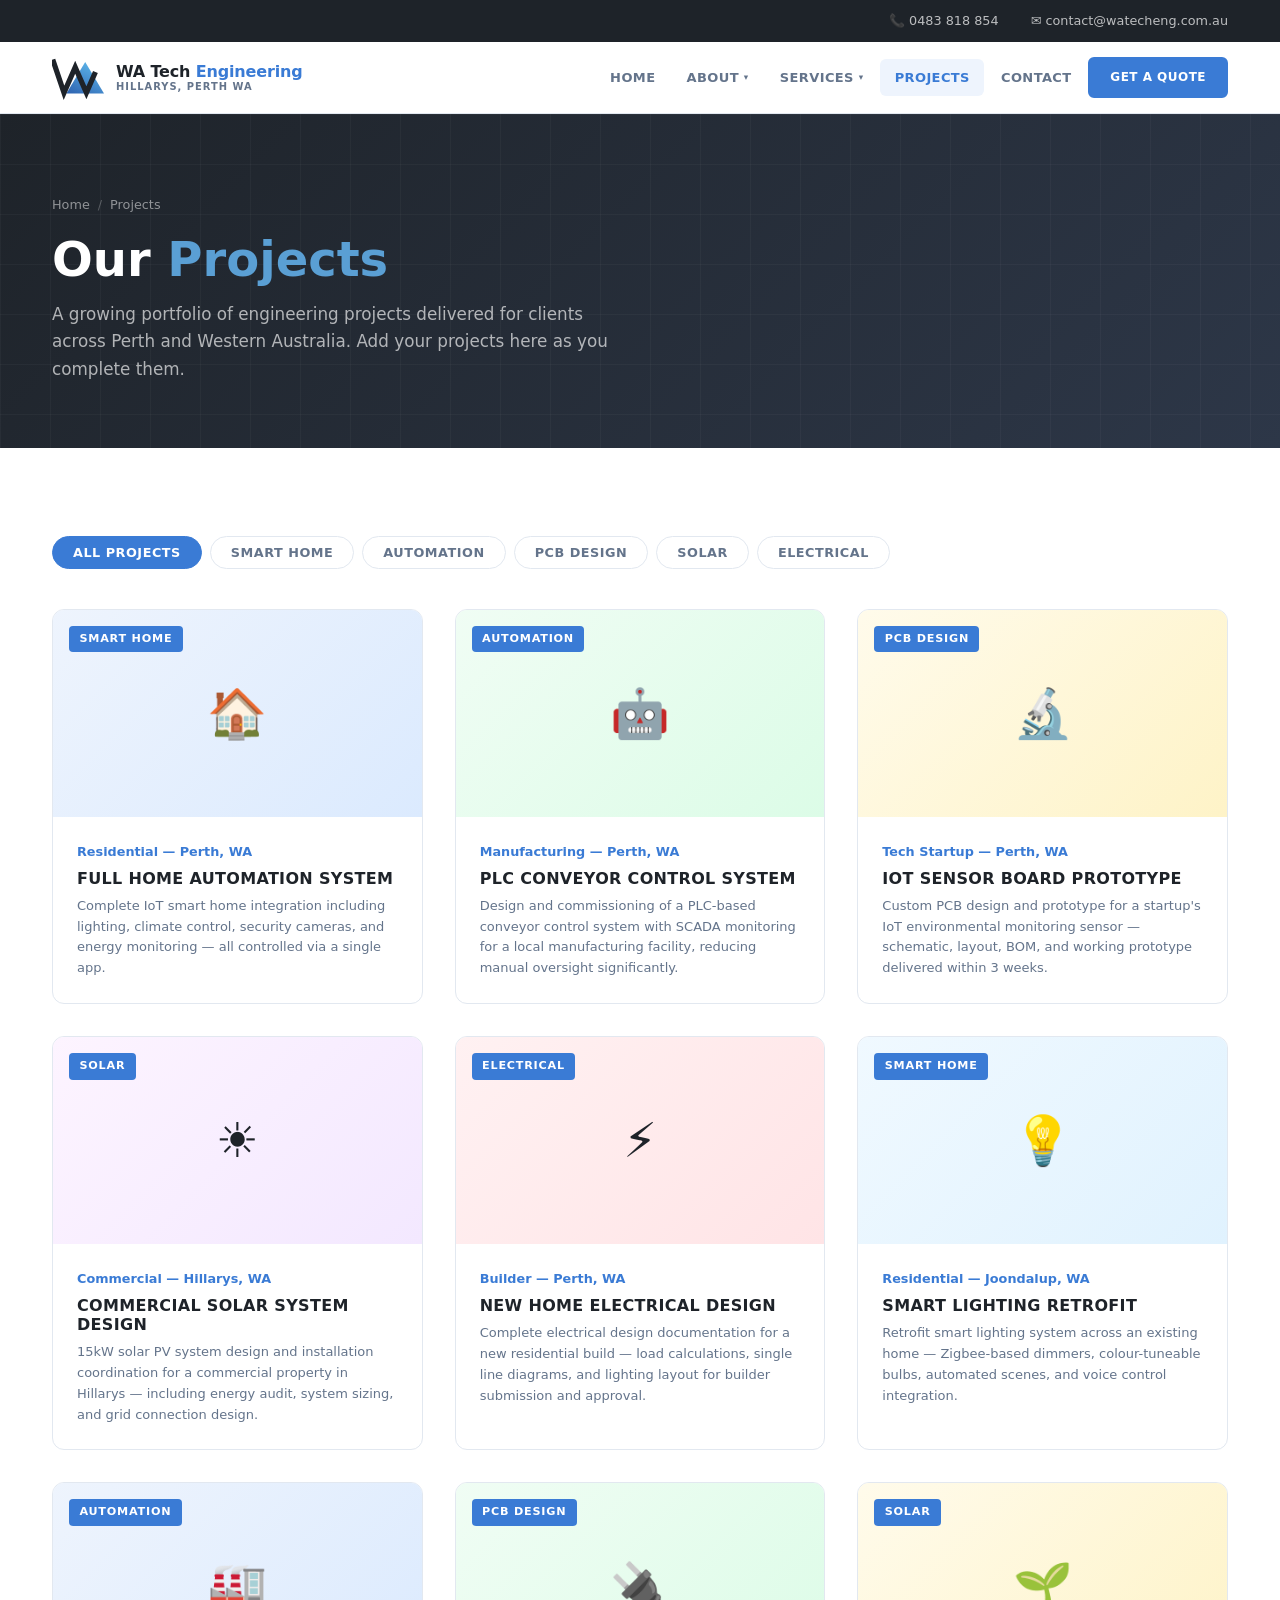
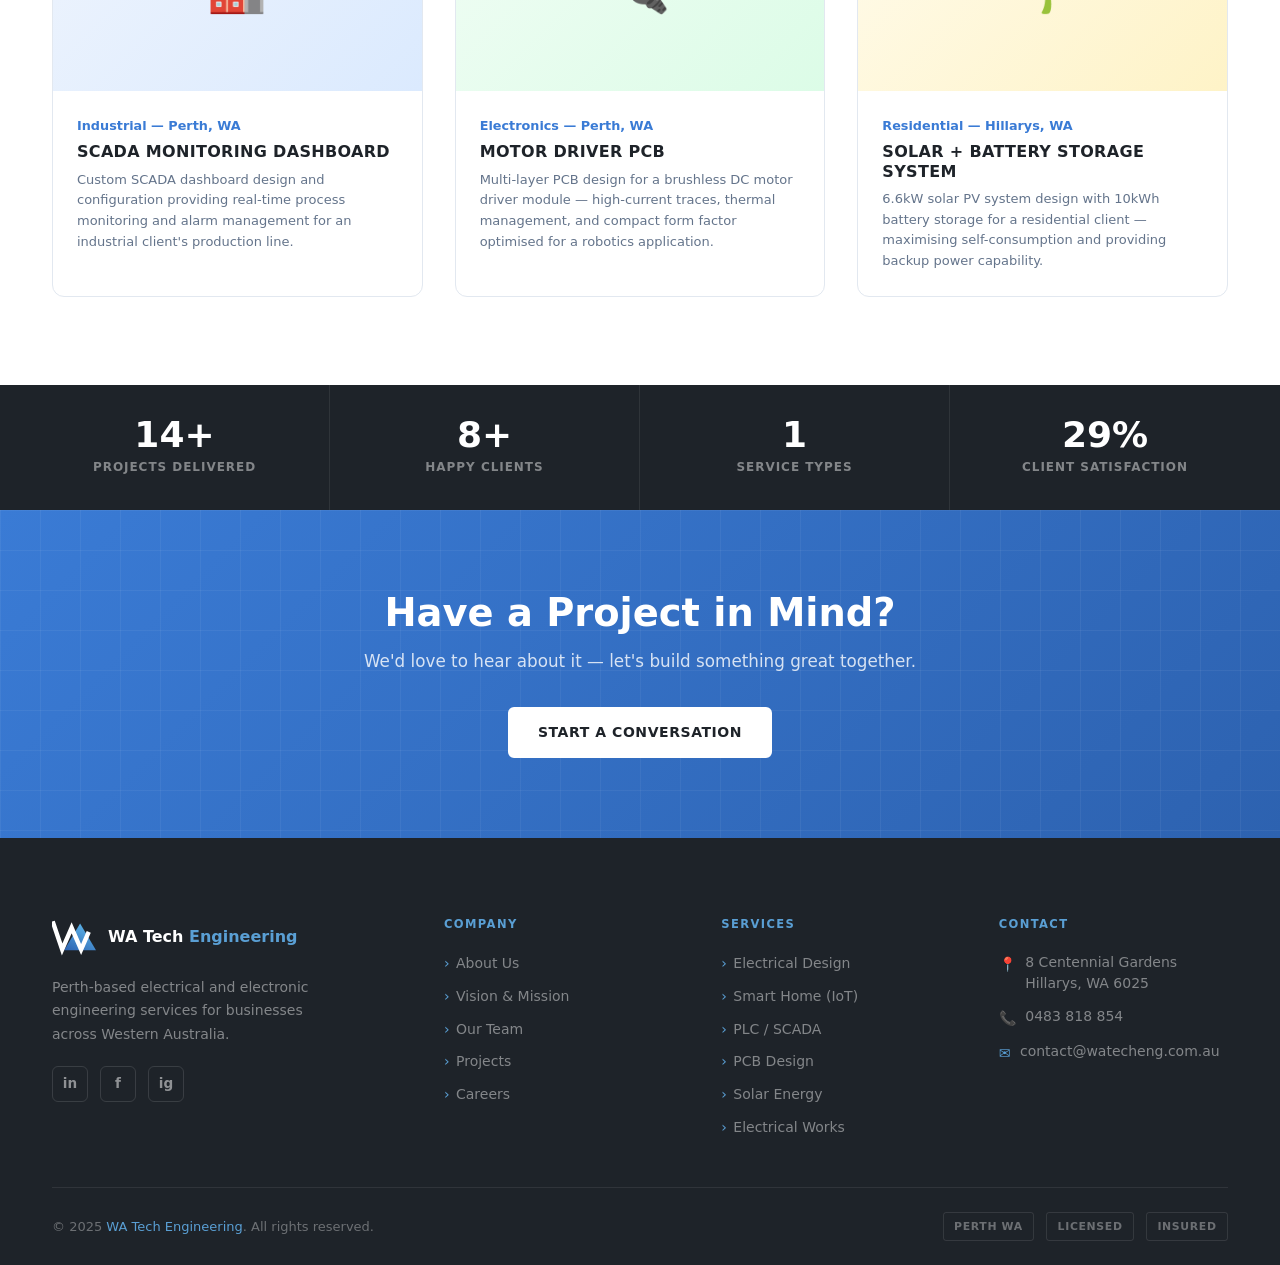
<file: projects.html>
<!DOCTYPE html>
<html lang="en">
<head>
  <meta charset="UTF-8" />
  <meta name="viewport" content="width=device-width, initial-scale=1.0" />
  <title>Projects | WA Tech Engineering</title>
  <meta name="description" content="Browse WA Tech Engineering's project portfolio — smart home, PLC automation, PCB design, solar, and electrical projects across Perth WA." />
  <link rel="stylesheet" href="css/style.css" />
</head>
<body>

  <div class="topbar">
    <div class="topbar-inner">
      <a href="tel:0483818854" class="topbar-contact">📞 0483 818 854</a>
      <a href="mailto:contact@watecheng.com.au" class="topbar-contact">✉ contact@watecheng.com.au</a>
    </div>
  </div>

  <nav class="navbar">
    <div class="nav-inner">
      <a href="index.html" class="nav-logo">
        <svg class="nav-logo-svg" viewBox="0 0 130 90" xmlns="http://www.w3.org/2000/svg">
          <defs><linearGradient id="blueG" x1="0" y1="1" x2="0.6" y2="0"><stop offset="0%" stop-color="#2d62b0"/><stop offset="100%" stop-color="#5bb3e8"/></linearGradient></defs>
          <polygon points="83,5 130,84 36,84" fill="url(#blueG)"/>
          <polyline points="4,5 30,82 58,18 86,82 106,36" fill="none" stroke="#1e2329" stroke-width="13" stroke-linejoin="miter" stroke-linecap="square"/>
        </svg>
        <div class="nav-logo-text">
          <div class="nav-logo-name">WA Tech <span>Engineering</span></div>
          <div class="nav-logo-tag">Hillarys, Perth WA</div>
        </div>
      </a>
      <button class="nav-toggle"><span></span><span></span><span></span></button>
      <ul class="nav-links">
        <li class="nav-item"><a href="index.html" class="nav-link">Home</a></li>
        <li class="nav-item">
          <a href="about.html" class="nav-link">About <span class="nav-arrow">▾</span></a>
          <div class="dropdown">
            <a href="about.html">About Us</a><a href="about.html#vision">Vision &amp; Mission</a>
            <a href="about.html#team">Our Team</a><a href="about.html#partners">Partners</a>
          </div>
        </li>
        <li class="nav-item">
          <a href="services.html" class="nav-link">Services <span class="nav-arrow">▾</span></a>
          <div class="dropdown">
            <a href="services.html#electrical-design">Electrical Design &amp; Consulting</a>
            <a href="services.html#smart-home">Smart Home (IoT)</a>
            <a href="services.html#plc-scada">PLC / SCADA Automation</a>
            <a href="services.html#pcb-design">PCB Design &amp; Prototype</a>
            <a href="services.html#solar">Solar Energy Solutions</a>
            <a href="services.html#electrical-works">Electrical Works</a>
          </div>
        </li>
        <li class="nav-item"><a href="projects.html" class="nav-link active">Projects</a></li>
        <li class="nav-item"><a href="contact.html" class="nav-link">Contact</a></li>
        <li class="nav-item"><a href="contact.html#quote" class="btn btn-primary" style="font-size:0.75rem; padding:0.55rem 1.25rem;">Get a Quote</a></li>
      </ul>
    </div>
  </nav>

  <!-- PAGE HERO -->
  <div class="page-hero">
    <div class="container page-hero-inner">
      <div class="breadcrumb">
        <a href="index.html">Home</a><span class="breadcrumb-sep">/</span><span>Projects</span>
      </div>
      <h1 class="page-hero-title">Our <span class="accent">Projects</span></h1>
      <p class="page-hero-text">A growing portfolio of engineering projects delivered for clients across Perth and Western Australia. Add your projects here as you complete them.</p>
    </div>
  </div>

  <!-- PROJECTS -->
  <section class="section">
    <div class="container">
      <div class="filter-tabs fade-in">
        <button class="filter-tab active" data-filter="all">All Projects</button>
        <button class="filter-tab" data-filter="smart-home">Smart Home</button>
        <button class="filter-tab" data-filter="automation">Automation</button>
        <button class="filter-tab" data-filter="pcb">PCB Design</button>
        <button class="filter-tab" data-filter="solar">Solar</button>
        <button class="filter-tab" data-filter="electrical">Electrical</button>
      </div>

      <div class="projects-grid">

        <div class="project-card fade-in" data-category="smart-home">
          <div class="project-thumb pt-1">
            <span class="project-tag">Smart Home</span>
            🏠
          </div>
          <div class="project-body">
            <div class="project-meta">Residential — Perth, WA</div>
            <h3 class="project-title">Full Home Automation System</h3>
            <p class="project-text">Complete IoT smart home integration including lighting, climate control, security cameras, and energy monitoring — all controlled via a single app.</p>
          </div>
        </div>

        <div class="project-card fade-in" data-category="automation">
          <div class="project-thumb pt-2">
            <span class="project-tag">Automation</span>
            🤖
          </div>
          <div class="project-body">
            <div class="project-meta">Manufacturing — Perth, WA</div>
            <h3 class="project-title">PLC Conveyor Control System</h3>
            <p class="project-text">Design and commissioning of a PLC-based conveyor control system with SCADA monitoring for a local manufacturing facility, reducing manual oversight significantly.</p>
          </div>
        </div>

        <div class="project-card fade-in" data-category="pcb">
          <div class="project-thumb pt-3">
            <span class="project-tag">PCB Design</span>
            🔬
          </div>
          <div class="project-body">
            <div class="project-meta">Tech Startup — Perth, WA</div>
            <h3 class="project-title">IoT Sensor Board Prototype</h3>
            <p class="project-text">Custom PCB design and prototype for a startup's IoT environmental monitoring sensor — schematic, layout, BOM, and working prototype delivered within 3 weeks.</p>
          </div>
        </div>

        <div class="project-card fade-in" data-category="solar">
          <div class="project-thumb pt-4">
            <span class="project-tag">Solar</span>
            ☀️
          </div>
          <div class="project-body">
            <div class="project-meta">Commercial — Hillarys, WA</div>
            <h3 class="project-title">Commercial Solar System Design</h3>
            <p class="project-text">15kW solar PV system design and installation coordination for a commercial property in Hillarys — including energy audit, system sizing, and grid connection design.</p>
          </div>
        </div>

        <div class="project-card fade-in" data-category="electrical">
          <div class="project-thumb pt-5">
            <span class="project-tag">Electrical</span>
            ⚡
          </div>
          <div class="project-body">
            <div class="project-meta">Builder — Perth, WA</div>
            <h3 class="project-title">New Home Electrical Design</h3>
            <p class="project-text">Complete electrical design documentation for a new residential build — load calculations, single line diagrams, and lighting layout for builder submission and approval.</p>
          </div>
        </div>

        <div class="project-card fade-in" data-category="smart-home">
          <div class="project-thumb pt-6">
            <span class="project-tag">Smart Home</span>
            💡
          </div>
          <div class="project-body">
            <div class="project-meta">Residential — Joondalup, WA</div>
            <h3 class="project-title">Smart Lighting Retrofit</h3>
            <p class="project-text">Retrofit smart lighting system across an existing home — Zigbee-based dimmers, colour-tuneable bulbs, automated scenes, and voice control integration.</p>
          </div>
        </div>

        <div class="project-card fade-in" data-category="automation">
          <div class="project-thumb pt-1">
            <span class="project-tag">Automation</span>
            🏭
          </div>
          <div class="project-body">
            <div class="project-meta">Industrial — Perth, WA</div>
            <h3 class="project-title">SCADA Monitoring Dashboard</h3>
            <p class="project-text">Custom SCADA dashboard design and configuration providing real-time process monitoring and alarm management for an industrial client's production line.</p>
          </div>
        </div>

        <div class="project-card fade-in" data-category="pcb">
          <div class="project-thumb pt-2">
            <span class="project-tag">PCB Design</span>
            🔌
          </div>
          <div class="project-body">
            <div class="project-meta">Electronics — Perth, WA</div>
            <h3 class="project-title">Motor Driver PCB</h3>
            <p class="project-text">Multi-layer PCB design for a brushless DC motor driver module — high-current traces, thermal management, and compact form factor optimised for a robotics application.</p>
          </div>
        </div>

        <div class="project-card fade-in" data-category="solar">
          <div class="project-thumb pt-3">
            <span class="project-tag">Solar</span>
            🌱
          </div>
          <div class="project-body">
            <div class="project-meta">Residential — Hillarys, WA</div>
            <h3 class="project-title">Solar + Battery Storage System</h3>
            <p class="project-text">6.6kW solar PV system design with 10kWh battery storage for a residential client — maximising self-consumption and providing backup power capability.</p>
          </div>
        </div>

      </div>
    </div>
  </section>

  <!-- STATS -->
  <div class="stats-bar">
    <div class="stats-inner">
      <div class="stat-item">
        <div class="stat-number" data-count="50" data-suffix="+">0+</div>
        <div class="stat-label">Projects Delivered</div>
      </div>
      <div class="stat-item">
        <div class="stat-number" data-count="30" data-suffix="+">0+</div>
        <div class="stat-label">Happy Clients</div>
      </div>
      <div class="stat-item">
        <div class="stat-number" data-count="6">0</div>
        <div class="stat-label">Service Types</div>
      </div>
      <div class="stat-item">
        <div class="stat-number" data-count="100" data-suffix="%">0%</div>
        <div class="stat-label">Client Satisfaction</div>
      </div>
    </div>
  </div>

  <!-- CTA -->
  <div class="cta-banner">
    <div class="container cta-banner-inner">
      <h2>Have a Project in Mind?</h2>
      <p>We'd love to hear about it — let's build something great together.</p>
      <a href="contact.html#quote" class="btn btn-white">Start a Conversation</a>
    </div>
  </div>

  <!-- FOOTER -->
  <footer class="footer">
    <div class="container">
      <div class="footer-top">
        <div class="footer-brand">
          <a href="index.html" class="footer-logo">
            <svg class="footer-logo-svg" viewBox="0 0 130 90" xmlns="http://www.w3.org/2000/svg">
              <defs><linearGradient id="blueGF4" x1="0" y1="1" x2="0.6" y2="0"><stop offset="0%" stop-color="#2d62b0"/><stop offset="100%" stop-color="#5bb3e8"/></linearGradient></defs>
              <polygon points="83,5 130,84 36,84" fill="url(#blueGF4)"/>
              <polyline points="4,5 30,82 58,18 86,82 106,36" fill="none" stroke="white" stroke-width="13" stroke-linejoin="miter" stroke-linecap="square"/>
            </svg>
            <div><div class="footer-logo-name">WA Tech <span>Engineering</span></div></div>
          </a>
          <p class="footer-tagline">Perth-based electrical and electronic engineering services for businesses across Western Australia.</p>
          <div class="footer-social">
            <a href="#" class="social-btn">in</a><a href="#" class="social-btn">f</a><a href="#" class="social-btn">ig</a>
          </div>
        </div>
        <div class="footer-col">
          <h4>Company</h4>
          <nav class="footer-links">
            <a href="about.html">About Us</a><a href="about.html#vision">Vision &amp; Mission</a>
            <a href="about.html#team">Our Team</a><a href="projects.html">Projects</a><a href="contact.html">Careers</a>
          </nav>
        </div>
        <div class="footer-col">
          <h4>Services</h4>
          <nav class="footer-links">
            <a href="services.html#electrical-design">Electrical Design</a>
            <a href="services.html#smart-home">Smart Home (IoT)</a>
            <a href="services.html#plc-scada">PLC / SCADA</a>
            <a href="services.html#pcb-design">PCB Design</a>
            <a href="services.html#solar">Solar Energy</a>
            <a href="services.html#electrical-works">Electrical Works</a>
          </nav>
        </div>
        <div class="footer-col">
          <h4>Contact</h4>
          <div class="footer-contact-item"><span class="icon">📍</span><span>8 Centennial Gardens<br>Hillarys, WA 6025</span></div>
          <div class="footer-contact-item"><span class="icon">📞</span><a href="tel:0483818854">0483 818 854</a></div>
          <div class="footer-contact-item"><span class="icon">✉</span><a href="mailto:contact@watecheng.com.au">contact@watecheng.com.au</a></div>
        </div>
      </div>
      <div class="footer-bottom">
        <p class="footer-copy">© 2025 <span>WA Tech Engineering</span>. All rights reserved.</p>
        <div class="footer-certs"><span class="footer-cert">Perth WA</span><span class="footer-cert">Licensed</span><span class="footer-cert">Insured</span></div>
      </div>
    </div>
  </footer>
  <script src="js/main.js"></script>
</body>
</html>
</file>
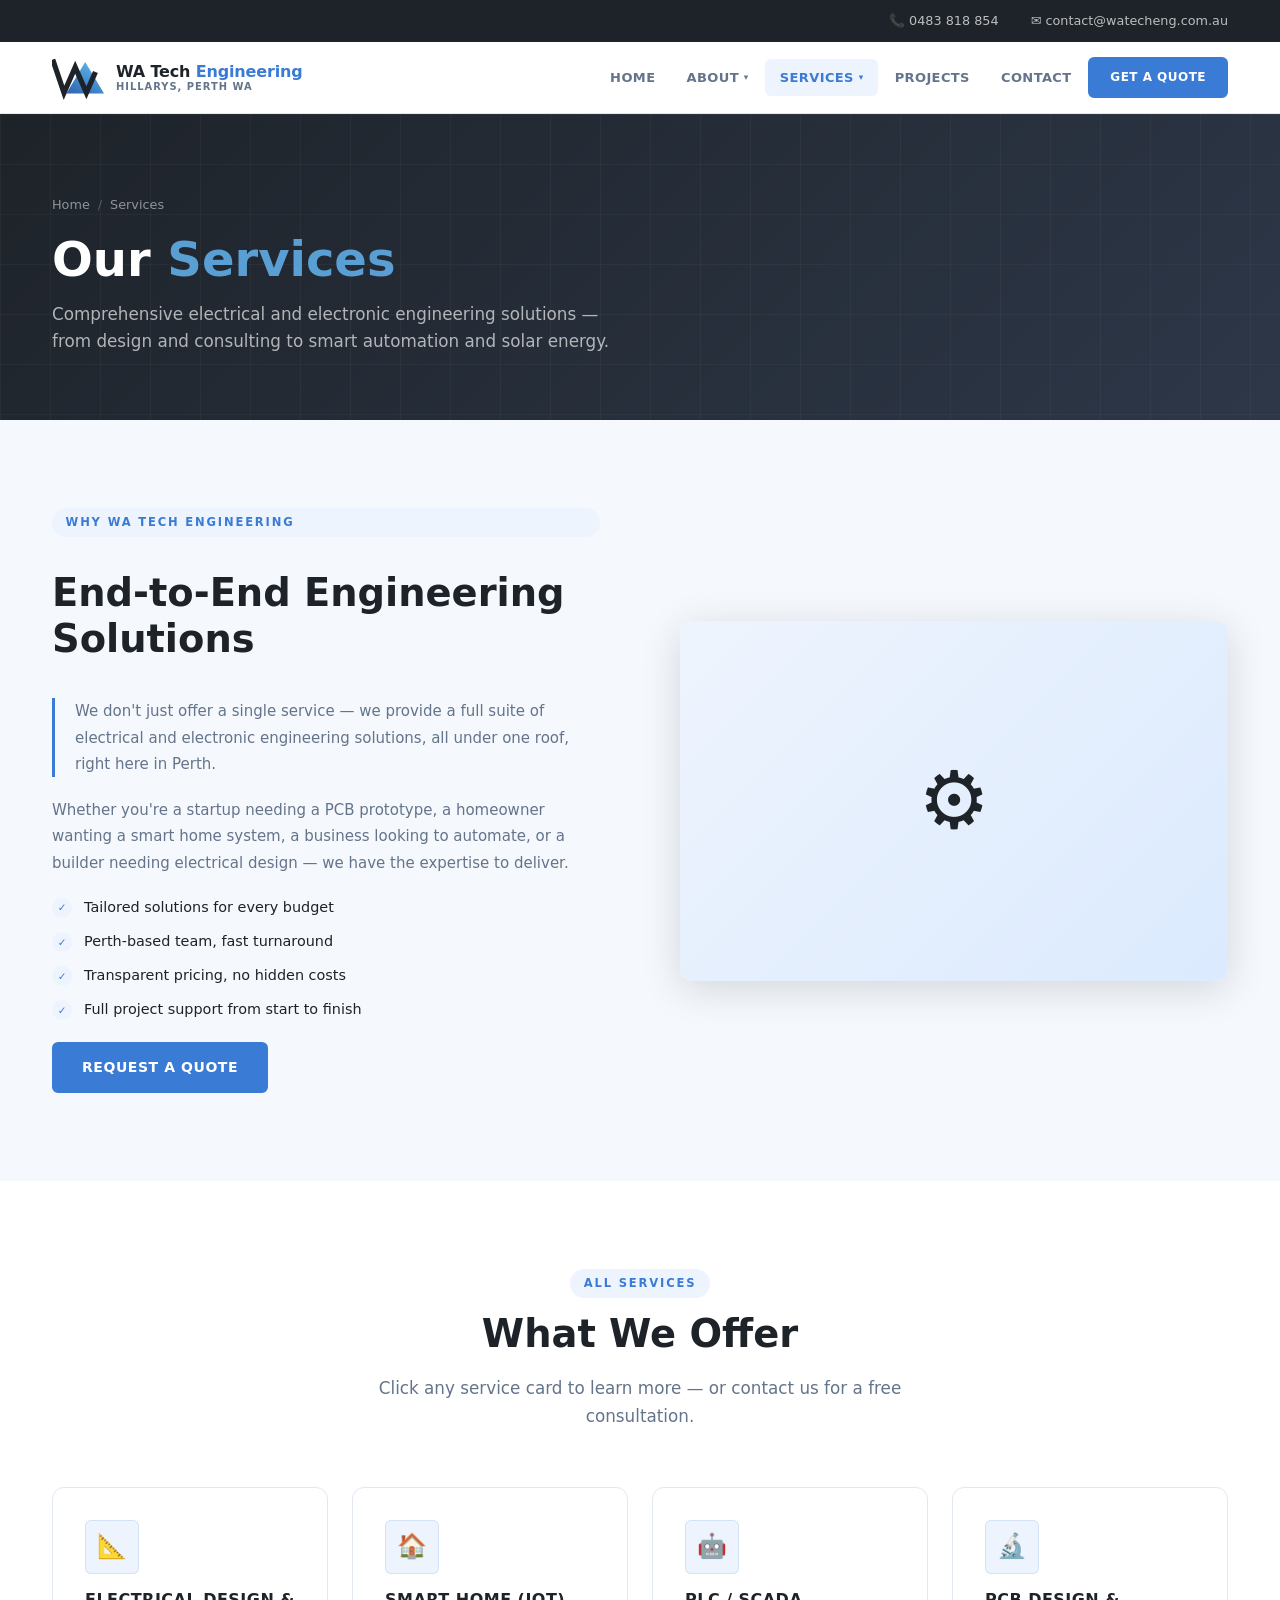
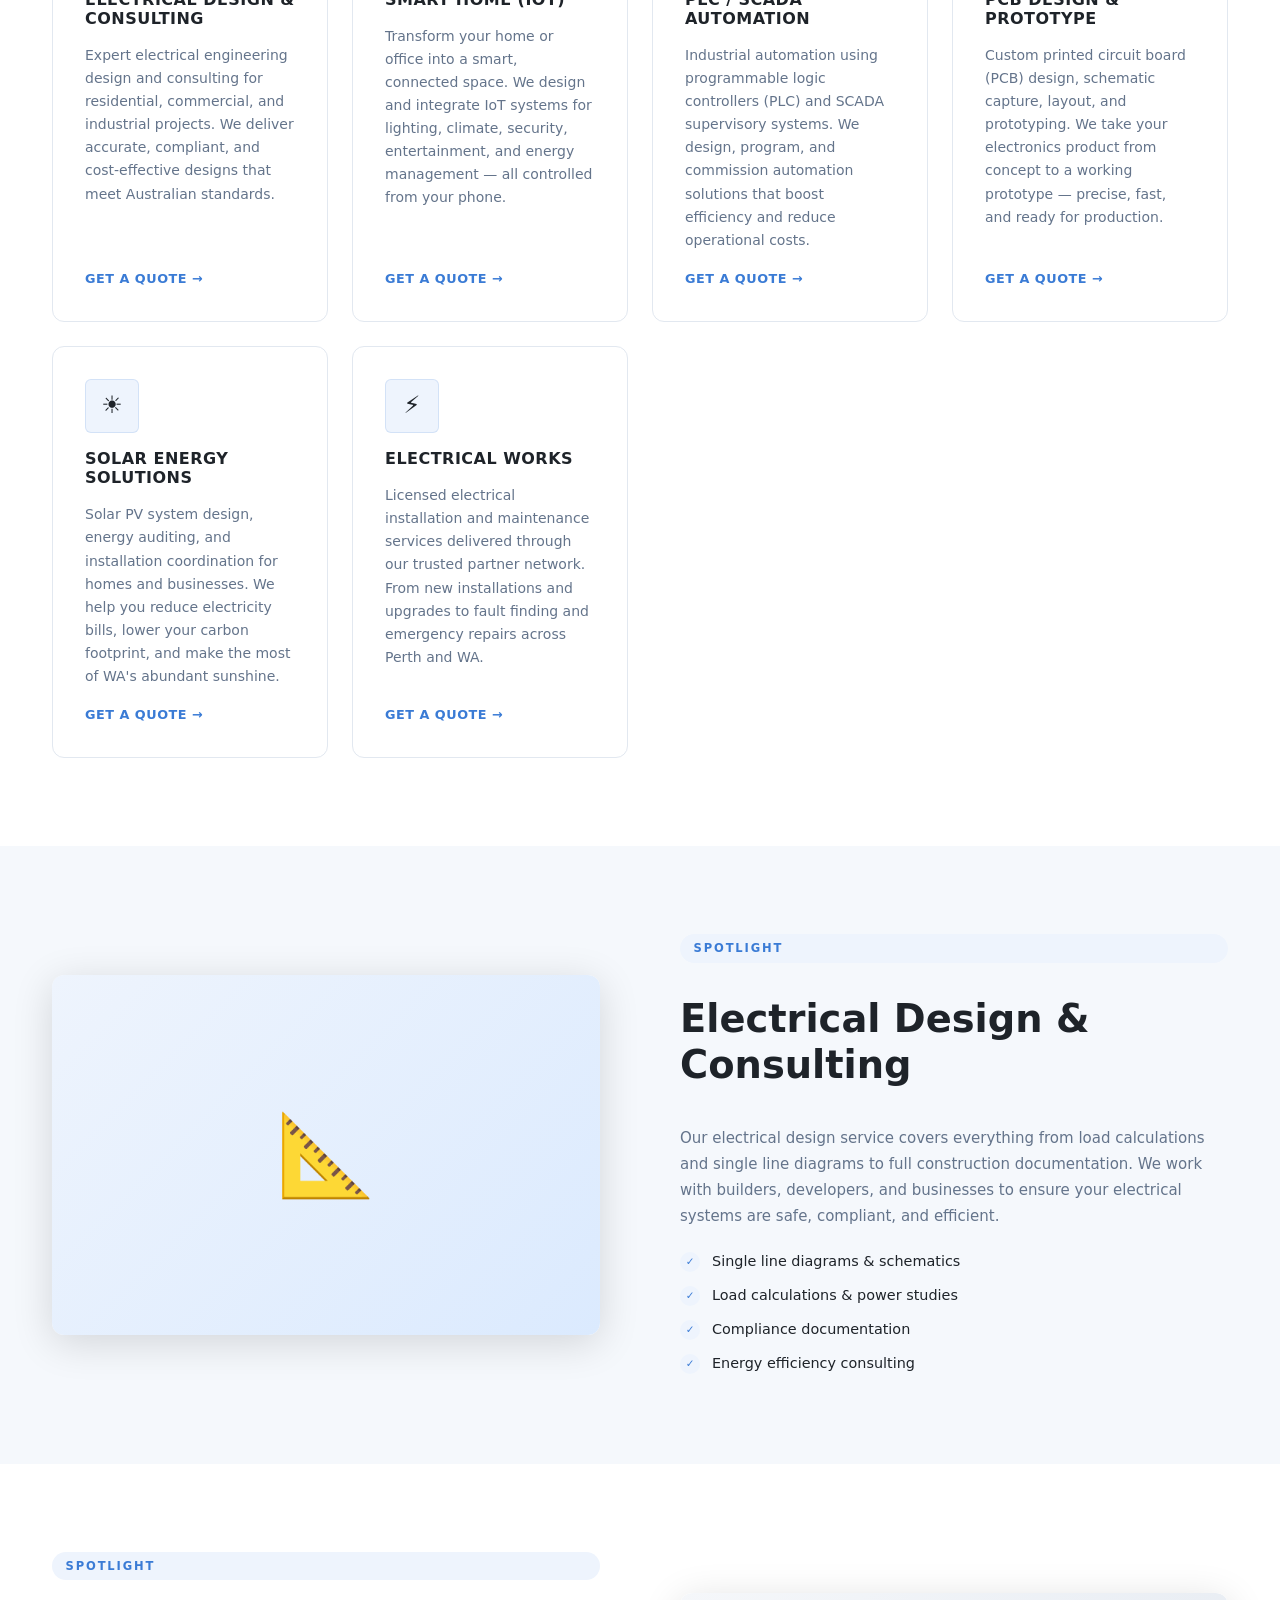
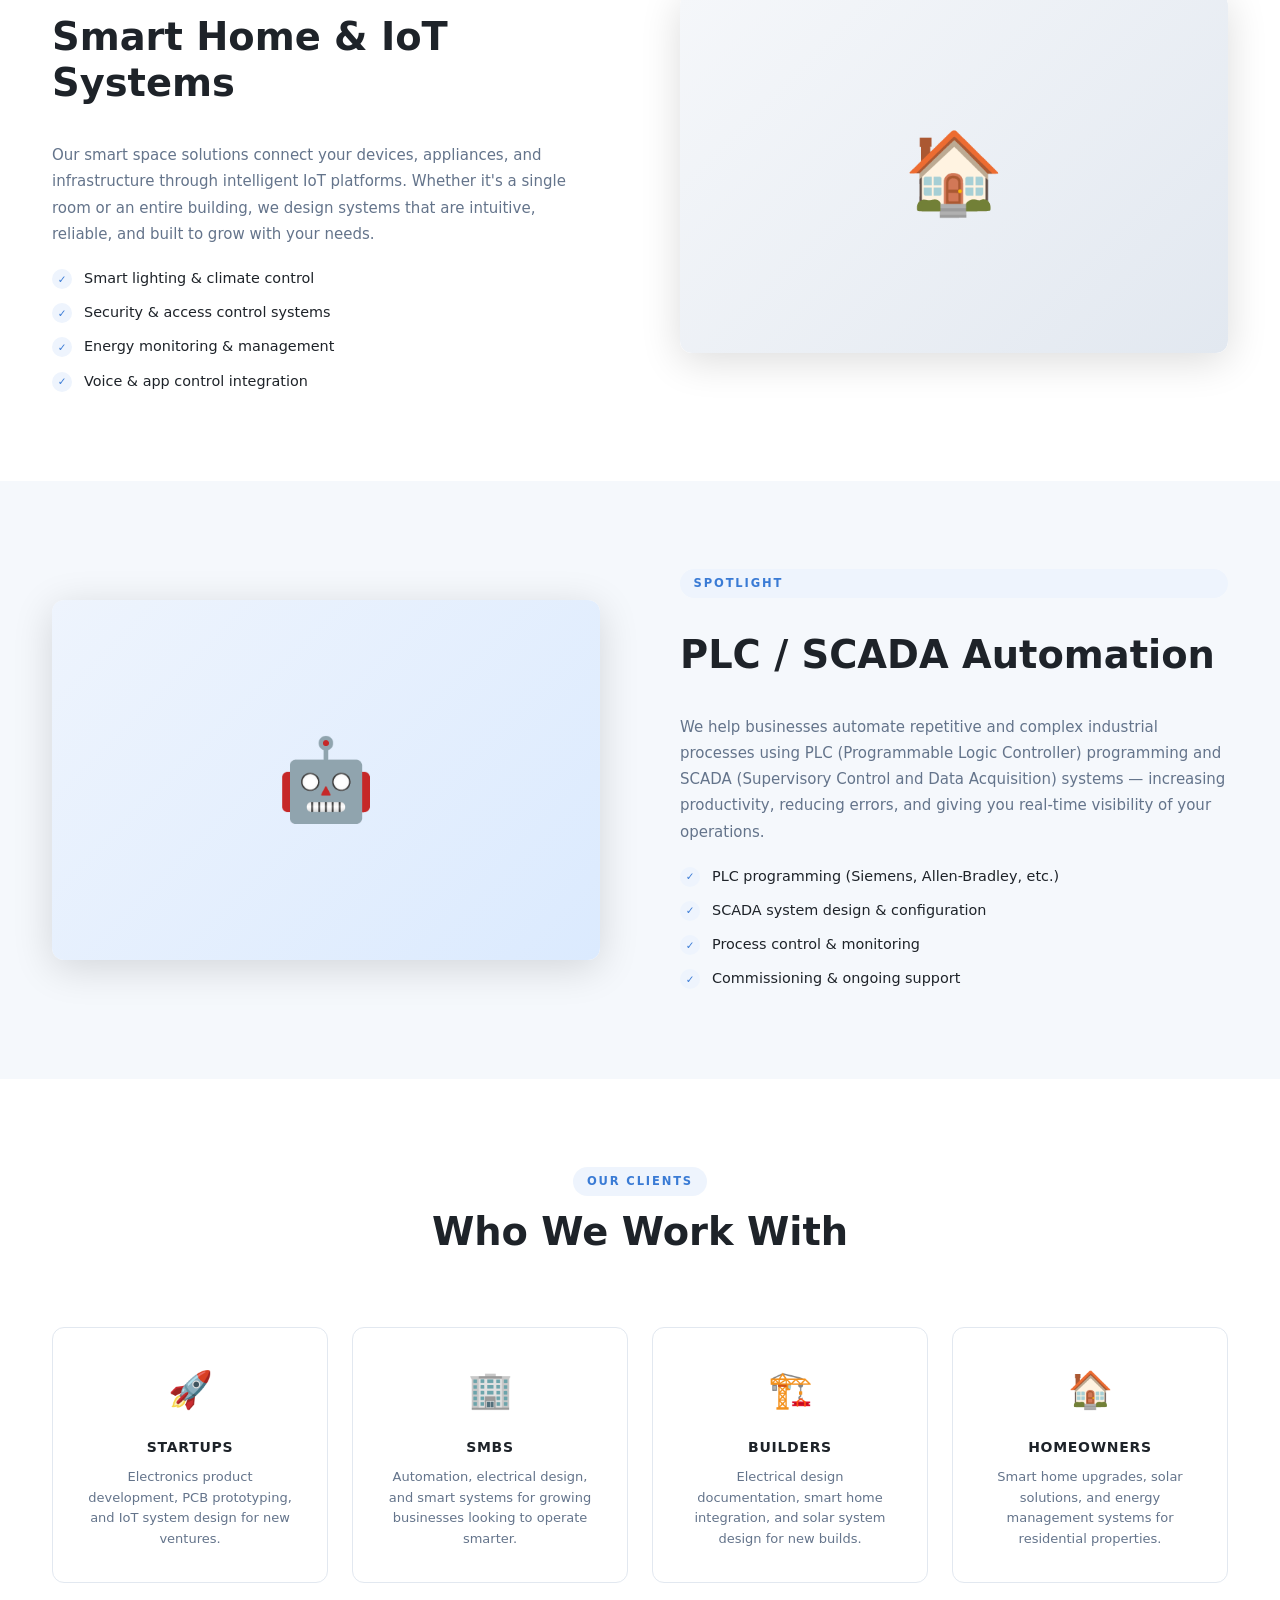
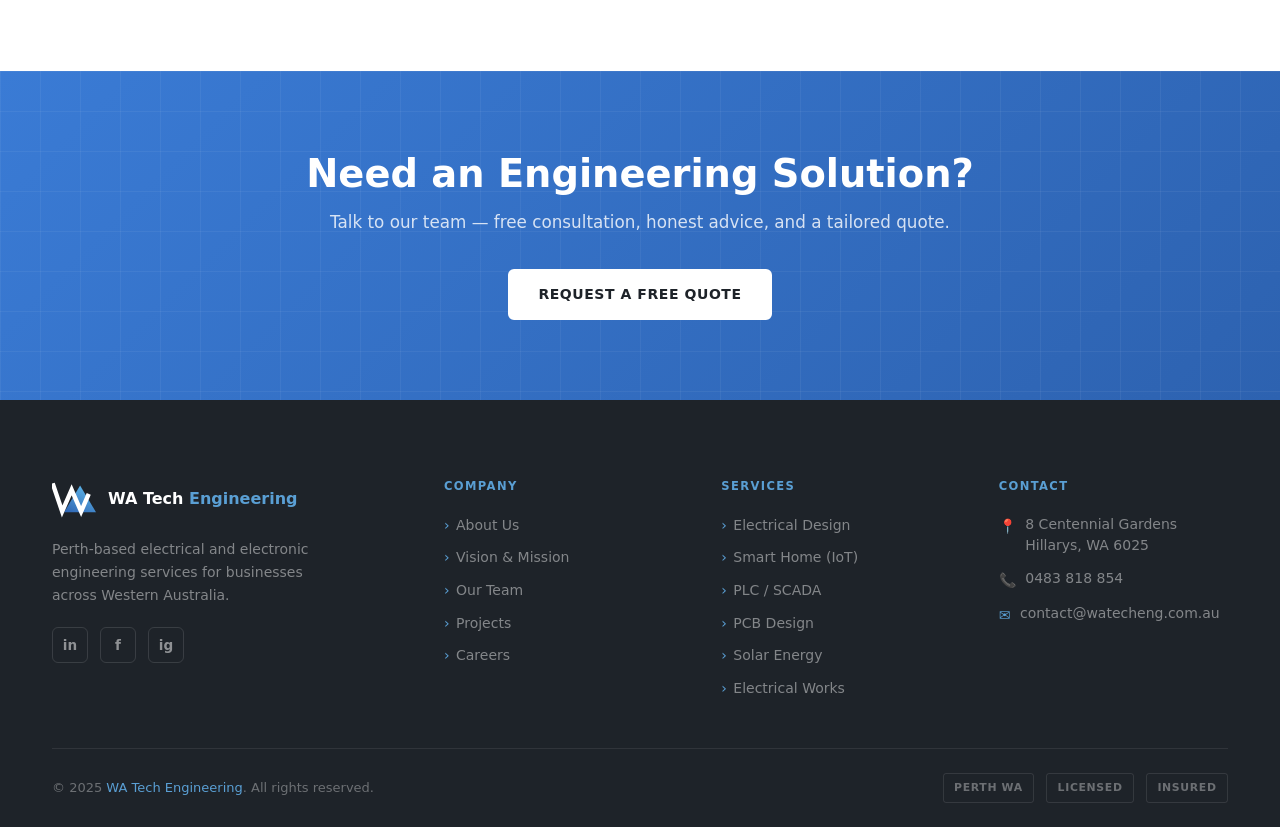
<file: services.html>
<!DOCTYPE html>
<html lang="en">
<head>
  <meta charset="UTF-8" />
  <meta name="viewport" content="width=device-width, initial-scale=1.0" />
  <title>Services | WA Tech Engineering</title>
  <meta name="description" content="Electrical design, smart home IoT, PLC/SCADA automation, PCB design, solar energy, and electrical works — WA Tech Engineering, Perth WA." />
  <link rel="stylesheet" href="css/style.css" />
</head>
<body>

  <div class="topbar">
    <div class="topbar-inner">
      <a href="tel:0483818854" class="topbar-contact">📞 0483 818 854</a>
      <a href="mailto:contact@watecheng.com.au" class="topbar-contact">✉ contact@watecheng.com.au</a>
    </div>
  </div>

  <nav class="navbar">
    <div class="nav-inner">
      <a href="index.html" class="nav-logo">
        <svg class="nav-logo-svg" viewBox="0 0 130 90" xmlns="http://www.w3.org/2000/svg">
          <defs><linearGradient id="blueG" x1="0" y1="1" x2="0.6" y2="0"><stop offset="0%" stop-color="#2d62b0"/><stop offset="100%" stop-color="#5bb3e8"/></linearGradient></defs>
          <polygon points="83,5 130,84 36,84" fill="url(#blueG)"/>
          <polyline points="4,5 30,82 58,18 86,82 106,36" fill="none" stroke="#1e2329" stroke-width="13" stroke-linejoin="miter" stroke-linecap="square"/>
        </svg>
        <div class="nav-logo-text">
          <div class="nav-logo-name">WA Tech <span>Engineering</span></div>
          <div class="nav-logo-tag">Hillarys, Perth WA</div>
        </div>
      </a>
      <button class="nav-toggle"><span></span><span></span><span></span></button>
      <ul class="nav-links">
        <li class="nav-item"><a href="index.html" class="nav-link">Home</a></li>
        <li class="nav-item">
          <a href="about.html" class="nav-link">About <span class="nav-arrow">▾</span></a>
          <div class="dropdown">
            <a href="about.html">About Us</a>
            <a href="about.html#vision">Vision &amp; Mission</a>
            <a href="about.html#team">Our Team</a>
            <a href="about.html#partners">Partners</a>
          </div>
        </li>
        <li class="nav-item">
          <a href="services.html" class="nav-link active">Services <span class="nav-arrow">▾</span></a>
          <div class="dropdown">
            <a href="#electrical-design">Electrical Design &amp; Consulting</a>
            <a href="#smart-home">Smart Home (IoT)</a>
            <a href="#plc-scada">PLC / SCADA Automation</a>
            <a href="#pcb-design">PCB Design &amp; Prototype</a>
            <a href="#solar">Solar Energy Solutions</a>
            <a href="#electrical-works">Electrical Works</a>
          </div>
        </li>
        <li class="nav-item"><a href="projects.html" class="nav-link">Projects</a></li>
        <li class="nav-item"><a href="contact.html" class="nav-link">Contact</a></li>
        <li class="nav-item"><a href="contact.html#quote" class="btn btn-primary" style="font-size:0.75rem; padding:0.55rem 1.25rem;">Get a Quote</a></li>
      </ul>
    </div>
  </nav>

  <!-- PAGE HERO -->
  <div class="page-hero">
    <div class="container page-hero-inner">
      <div class="breadcrumb">
        <a href="index.html">Home</a><span class="breadcrumb-sep">/</span><span>Services</span>
      </div>
      <h1 class="page-hero-title">Our <span class="accent">Services</span></h1>
      <p class="page-hero-text">Comprehensive electrical and electronic engineering solutions — from design and consulting to smart automation and solar energy.</p>
    </div>
  </div>

  <!-- OVERVIEW -->
  <section class="section section-alt">
    <div class="container">
      <div class="split fade-in">
        <div class="split-content">
          <span class="section-label">Why WA Tech Engineering</span>
          <h2 class="section-title">End-to-End Engineering Solutions</h2>
          <div class="accent-border-box">
            We don't just offer a single service — we provide a full suite of electrical
            and electronic engineering solutions, all under one roof, right here in Perth.
          </div>
          <p style="color:var(--text-muted); font-size:0.9375rem; line-height:1.75;">
            Whether you're a startup needing a PCB prototype, a homeowner wanting a smart
            home system, a business looking to automate, or a builder needing electrical
            design — we have the expertise to deliver.
          </p>
          <div class="feature-list">
            <div class="feature-item"><span class="feature-check">✓</span>Tailored solutions for every budget</div>
            <div class="feature-item"><span class="feature-check">✓</span>Perth-based team, fast turnaround</div>
            <div class="feature-item"><span class="feature-check">✓</span>Transparent pricing, no hidden costs</div>
            <div class="feature-item"><span class="feature-check">✓</span>Full project support from start to finish</div>
          </div>
          <a href="contact.html#quote" class="btn btn-primary" style="align-self:flex-start;">Request a Quote</a>
        </div>
        <div class="split-image">
          <div class="img-placeholder img-ph-blue">⚙️</div>
        </div>
      </div>
    </div>
  </section>

  <!-- SERVICES GRID -->
  <section class="section">
    <div class="container">
      <div class="section-header center fade-in">
        <span class="section-label">All Services</span>
        <h2 class="section-title">What We Offer</h2>
        <p class="section-subtitle">Click any service card to learn more — or contact us for a free consultation.</p>
      </div>
      <div class="services-grid">
        <div id="electrical-design" class="service-card fade-in delay-1">
          <div class="service-icon">📐</div>
          <h3 class="service-title">Electrical Design &amp; Consulting</h3>
          <p class="service-text">Expert electrical engineering design and consulting for residential, commercial, and industrial projects. We deliver accurate, compliant, and cost-effective designs that meet Australian standards.</p>
          <a href="contact.html#quote" class="service-link">Get a Quote →</a>
        </div>
        <div id="smart-home" class="service-card fade-in delay-2">
          <div class="service-icon">🏠</div>
          <h3 class="service-title">Smart Home (IoT)</h3>
          <p class="service-text">Transform your home or office into a smart, connected space. We design and integrate IoT systems for lighting, climate, security, entertainment, and energy management — all controlled from your phone.</p>
          <a href="contact.html#quote" class="service-link">Get a Quote →</a>
        </div>
        <div id="plc-scada" class="service-card fade-in delay-3">
          <div class="service-icon">🤖</div>
          <h3 class="service-title">PLC / SCADA Automation</h3>
          <p class="service-text">Industrial automation using programmable logic controllers (PLC) and SCADA supervisory systems. We design, program, and commission automation solutions that boost efficiency and reduce operational costs.</p>
          <a href="contact.html#quote" class="service-link">Get a Quote →</a>
        </div>
        <div id="pcb-design" class="service-card fade-in delay-1">
          <div class="service-icon">🔬</div>
          <h3 class="service-title">PCB Design &amp; Prototype</h3>
          <p class="service-text">Custom printed circuit board (PCB) design, schematic capture, layout, and prototyping. We take your electronics product from concept to a working prototype — precise, fast, and ready for production.</p>
          <a href="contact.html#quote" class="service-link">Get a Quote →</a>
        </div>
        <div id="solar" class="service-card fade-in delay-2">
          <div class="service-icon">☀️</div>
          <h3 class="service-title">Solar Energy Solutions</h3>
          <p class="service-text">Solar PV system design, energy auditing, and installation coordination for homes and businesses. We help you reduce electricity bills, lower your carbon footprint, and make the most of WA's abundant sunshine.</p>
          <a href="contact.html#quote" class="service-link">Get a Quote →</a>
        </div>
        <div id="electrical-works" class="service-card fade-in delay-3">
          <div class="service-icon">⚡</div>
          <h3 class="service-title">Electrical Works</h3>
          <p class="service-text">Licensed electrical installation and maintenance services delivered through our trusted partner network. From new installations and upgrades to fault finding and emergency repairs across Perth and WA.</p>
          <a href="contact.html#quote" class="service-link">Get a Quote →</a>
        </div>
      </div>
    </div>
  </section>

  <!-- ELECTRICAL DESIGN DETAIL -->
  <section class="section section-alt">
    <div class="container">
      <div class="split fade-in">
        <div class="split-image">
          <div class="img-placeholder img-ph-blue">📐</div>
        </div>
        <div class="split-content">
          <span class="section-label">Spotlight</span>
          <h2 class="section-title">Electrical Design &amp; Consulting</h2>
          <p style="color:var(--text-muted); font-size:0.9375rem; line-height:1.75;">
            Our electrical design service covers everything from load calculations and single
            line diagrams to full construction documentation. We work with builders, developers,
            and businesses to ensure your electrical systems are safe, compliant, and efficient.
          </p>
          <div class="feature-list">
            <div class="feature-item"><span class="feature-check">✓</span>Single line diagrams &amp; schematics</div>
            <div class="feature-item"><span class="feature-check">✓</span>Load calculations &amp; power studies</div>
            <div class="feature-item"><span class="feature-check">✓</span>Compliance documentation</div>
            <div class="feature-item"><span class="feature-check">✓</span>Energy efficiency consulting</div>
          </div>
        </div>
      </div>
    </div>
  </section>

  <!-- SMART HOME & IOT DETAIL -->
  <section class="section">
    <div class="container">
      <div class="split fade-in">
        <div class="split-content">
          <span class="section-label">Spotlight</span>
          <h2 class="section-title">Smart Home &amp; IoT Systems</h2>
          <p style="color:var(--text-muted); font-size:0.9375rem; line-height:1.75;">
            Our smart space solutions connect your devices, appliances, and infrastructure
            through intelligent IoT platforms. Whether it's a single room or an entire building,
            we design systems that are intuitive, reliable, and built to grow with your needs.
          </p>
          <div class="feature-list">
            <div class="feature-item"><span class="feature-check">✓</span>Smart lighting &amp; climate control</div>
            <div class="feature-item"><span class="feature-check">✓</span>Security &amp; access control systems</div>
            <div class="feature-item"><span class="feature-check">✓</span>Energy monitoring &amp; management</div>
            <div class="feature-item"><span class="feature-check">✓</span>Voice &amp; app control integration</div>
          </div>
        </div>
        <div class="split-image">
          <div class="img-placeholder img-ph-grey">🏠</div>
        </div>
      </div>
    </div>
  </section>

  <!-- PLC / SCADA DETAIL -->
  <section class="section section-alt">
    <div class="container">
      <div class="split fade-in">
        <div class="split-image">
          <div class="img-placeholder img-ph-blue">🤖</div>
        </div>
        <div class="split-content">
          <span class="section-label">Spotlight</span>
          <h2 class="section-title">PLC / SCADA Automation</h2>
          <p style="color:var(--text-muted); font-size:0.9375rem; line-height:1.75;">
            We help businesses automate repetitive and complex industrial processes using
            PLC (Programmable Logic Controller) programming and SCADA (Supervisory Control
            and Data Acquisition) systems — increasing productivity, reducing errors, and
            giving you real-time visibility of your operations.
          </p>
          <div class="feature-list">
            <div class="feature-item"><span class="feature-check">✓</span>PLC programming (Siemens, Allen-Bradley, etc.)</div>
            <div class="feature-item"><span class="feature-check">✓</span>SCADA system design &amp; configuration</div>
            <div class="feature-item"><span class="feature-check">✓</span>Process control &amp; monitoring</div>
            <div class="feature-item"><span class="feature-check">✓</span>Commissioning &amp; ongoing support</div>
          </div>
        </div>
      </div>
    </div>
  </section>

  <!-- WHO WE SERVE -->
  <section class="section">
    <div class="container">
      <div class="section-header center fade-in">
        <span class="section-label">Our Clients</span>
        <h2 class="section-title">Who We Work With</h2>
      </div>
      <div class="values-grid">
        <div class="value-card fade-in delay-1">
          <div class="value-icon">🚀</div>
          <div class="value-title">Startups</div>
          <p class="value-text">Electronics product development, PCB prototyping, and IoT system design for new ventures.</p>
        </div>
        <div class="value-card fade-in delay-2">
          <div class="value-icon">🏢</div>
          <div class="value-title">SMBs</div>
          <p class="value-text">Automation, electrical design, and smart systems for growing businesses looking to operate smarter.</p>
        </div>
        <div class="value-card fade-in delay-3">
          <div class="value-icon">🏗️</div>
          <div class="value-title">Builders</div>
          <p class="value-text">Electrical design documentation, smart home integration, and solar system design for new builds.</p>
        </div>
        <div class="value-card fade-in delay-4">
          <div class="value-icon">🏠</div>
          <div class="value-title">Homeowners</div>
          <p class="value-text">Smart home upgrades, solar solutions, and energy management systems for residential properties.</p>
        </div>
      </div>
    </div>
  </section>

  <!-- CTA -->
  <div class="cta-banner">
    <div class="container cta-banner-inner">
      <h2>Need an Engineering Solution?</h2>
      <p>Talk to our team — free consultation, honest advice, and a tailored quote.</p>
      <a href="contact.html#quote" class="btn btn-white">Request a Free Quote</a>
    </div>
  </div>

  <!-- FOOTER -->
  <footer class="footer">
    <div class="container">
      <div class="footer-top">
        <div class="footer-brand">
          <a href="index.html" class="footer-logo">
            <svg class="footer-logo-svg" viewBox="0 0 130 90" xmlns="http://www.w3.org/2000/svg">
              <defs><linearGradient id="blueGF3" x1="0" y1="1" x2="0.6" y2="0"><stop offset="0%" stop-color="#2d62b0"/><stop offset="100%" stop-color="#5bb3e8"/></linearGradient></defs>
              <polygon points="83,5 130,84 36,84" fill="url(#blueGF3)"/>
              <polyline points="4,5 30,82 58,18 86,82 106,36" fill="none" stroke="white" stroke-width="13" stroke-linejoin="miter" stroke-linecap="square"/>
            </svg>
            <div><div class="footer-logo-name">WA Tech <span>Engineering</span></div></div>
          </a>
          <p class="footer-tagline">Perth-based electrical and electronic engineering services for businesses across Western Australia.</p>
          <div class="footer-social">
            <a href="#" class="social-btn">in</a><a href="#" class="social-btn">f</a><a href="#" class="social-btn">ig</a>
          </div>
        </div>
        <div class="footer-col">
          <h4>Company</h4>
          <nav class="footer-links">
            <a href="about.html">About Us</a><a href="about.html#vision">Vision &amp; Mission</a>
            <a href="about.html#team">Our Team</a><a href="projects.html">Projects</a><a href="contact.html">Careers</a>
          </nav>
        </div>
        <div class="footer-col">
          <h4>Services</h4>
          <nav class="footer-links">
            <a href="#electrical-design">Electrical Design</a><a href="#smart-home">Smart Home (IoT)</a>
            <a href="#plc-scada">PLC / SCADA</a><a href="#pcb-design">PCB Design</a>
            <a href="#solar">Solar Energy</a><a href="#electrical-works">Electrical Works</a>
          </nav>
        </div>
        <div class="footer-col">
          <h4>Contact</h4>
          <div class="footer-contact-item"><span class="icon">📍</span><span>8 Centennial Gardens<br>Hillarys, WA 6025</span></div>
          <div class="footer-contact-item"><span class="icon">📞</span><a href="tel:0483818854">0483 818 854</a></div>
          <div class="footer-contact-item"><span class="icon">✉</span><a href="mailto:contact@watecheng.com.au">contact@watecheng.com.au</a></div>
        </div>
      </div>
      <div class="footer-bottom">
        <p class="footer-copy">© 2025 <span>WA Tech Engineering</span>. All rights reserved.</p>
        <div class="footer-certs"><span class="footer-cert">Perth WA</span><span class="footer-cert">Licensed</span><span class="footer-cert">Insured</span></div>
      </div>
    </div>
  </footer>
  <script src="js/main.js"></script>
</body>
</html>
</file>
<file: css/style.css>
/* ============================================================
   WA TECH ENGINEERING — LIGHT THEME
   Colors extracted from logo:
   Charcoal #1e2329  |  Steel Blue #3a7bd5  |  White #ffffff
   ============================================================ */
*, *::before, *::after { box-sizing: border-box; margin: 0; padding: 0; }

:root {
  --primary:      #1e2329;
  --accent:       #3a7bd5;
  --accent-dark:  #2d62b0;
  --accent-light: #5a9fd4;
  --accent-bg:    #eef4fd;
  --white:        #ffffff;
  --bg:           #ffffff;
  --bg-alt:       #f5f8fc;
  --bg-dark:      #1e2329;
  --text:         #1e2329;
  --text-muted:   #64748b;
  --text-light:   #94a3b8;
  --border:       #e2e8f0;
  --border-dark:  #cbd5e1;
  --shadow-sm:    0 1px 3px rgba(0,0,0,0.08);
  --shadow:       0 4px 20px rgba(0,0,0,0.10);
  --shadow-lg:    0 8px 40px rgba(0,0,0,0.14);
  --nav-h:        72px;
  --topbar-h:     42px;
  --radius:       6px;
  --radius-lg:    12px;
  --transition:   0.25s ease;
}

html { scroll-behavior: smooth; font-size: 16px; }

body {
  font-family: 'Segoe UI', system-ui, -apple-system, sans-serif;
  background: var(--bg);
  color: var(--text);
  line-height: 1.65;
}

a { color: inherit; text-decoration: none; }
img { max-width: 100%; display: block; }
ul { list-style: none; }
h1,h2,h3,h4,h5 { font-weight: 700; line-height: 1.2; }

/* ============================================================
   UTILITIES
   ============================================================ */
.container { max-width: 1240px; margin: 0 auto; padding: 0 2rem; }
.section { padding: 5.5rem 0; }
.section-alt { background: var(--bg-alt); }

.section-label {
  display: inline-block;
  font-size: 0.72rem;
  font-weight: 700;
  letter-spacing: 0.16em;
  text-transform: uppercase;
  color: var(--accent);
  background: var(--accent-bg);
  padding: 0.3rem 0.85rem;
  border-radius: 100px;
  margin-bottom: 0.85rem;
}

.section-title {
  font-size: clamp(1.75rem, 3vw, 2.5rem);
  color: var(--primary);
  margin-bottom: 1rem;
}

.section-subtitle {
  color: var(--text-muted);
  font-size: 1.05rem;
  max-width: 580px;
  line-height: 1.7;
}

.section-header { margin-bottom: 3.5rem; }
.section-header.center {
  text-align: center;
  display: flex;
  flex-direction: column;
  align-items: center;
}

/* ============================================================
   BUTTONS
   ============================================================ */
.btn {
  display: inline-flex;
  align-items: center;
  gap: 0.5rem;
  padding: 0.75rem 1.75rem;
  font-size: 0.875rem;
  font-weight: 700;
  letter-spacing: 0.04em;
  text-transform: uppercase;
  border-radius: var(--radius);
  border: 2px solid transparent;
  cursor: pointer;
  transition: all var(--transition);
  white-space: nowrap;
  font-family: inherit;
}

.btn-primary {
  background: var(--accent);
  color: var(--white);
  border-color: var(--accent);
}
.btn-primary:hover {
  background: var(--accent-dark);
  border-color: var(--accent-dark);
  transform: translateY(-2px);
  box-shadow: 0 6px 20px rgba(58,123,213,0.35);
}

.btn-outline {
  background: transparent;
  color: var(--accent);
  border-color: var(--accent);
}
.btn-outline:hover {
  background: var(--accent);
  color: var(--white);
  transform: translateY(-2px);
}

.btn-white {
  background: var(--white);
  color: var(--primary);
  border-color: var(--white);
}
.btn-white:hover {
  background: var(--accent);
  border-color: var(--accent);
  color: var(--white);
  transform: translateY(-2px);
}

.btn-dark {
  background: var(--primary);
  color: var(--white);
  border-color: var(--primary);
}
.btn-dark:hover {
  background: #2d3748;
  border-color: #2d3748;
  transform: translateY(-2px);
}

/* ============================================================
   TOPBAR
   ============================================================ */
.topbar {
  background: var(--primary);
  height: var(--topbar-h);
  font-size: 0.8rem;
}
.topbar-inner {
  max-width: 1240px;
  margin: 0 auto;
  padding: 0 2rem;
  height: 100%;
  display: flex;
  align-items: center;
  justify-content: flex-end;
  gap: 2rem;
}
.topbar-contact {
  display: flex;
  align-items: center;
  gap: 0.4rem;
  color: rgba(255,255,255,0.7);
  transition: color var(--transition);
}
.topbar-contact:hover { color: #fff; }

/* ============================================================
   NAVBAR
   ============================================================ */
.navbar {
  position: sticky;
  top: 0;
  z-index: 1000;
  background: var(--white);
  border-bottom: 1px solid var(--border);
  height: var(--nav-h);
  transition: box-shadow var(--transition);
}
.navbar.scrolled { box-shadow: var(--shadow); }

.nav-inner {
  max-width: 1240px;
  margin: 0 auto;
  padding: 0 2rem;
  height: 100%;
  display: flex;
  align-items: center;
  gap: 1rem;
}

/* Logo */
.nav-logo {
  display: flex;
  align-items: center;
  gap: 0.75rem;
  margin-right: auto;
  flex-shrink: 0;
  text-decoration: none;
}
.nav-logo-svg { width: 52px; height: 44px; }
.nav-logo-text { line-height: 1.15; }
.nav-logo-name {
  font-size: 1rem;
  font-weight: 800;
  letter-spacing: -0.01em;
  color: var(--primary);
}
.nav-logo-name span { color: var(--accent); }
.nav-logo-tag {
  font-size: 0.62rem;
  letter-spacing: 0.1em;
  text-transform: uppercase;
  color: var(--text-muted);
  font-weight: 600;
}

/* Nav Links */
.nav-links { display: flex; align-items: center; gap: 0.15rem; }
.nav-item { position: relative; }
.nav-link {
  display: flex;
  align-items: center;
  gap: 0.3rem;
  padding: 0.5rem 0.9rem;
  font-size: 0.8125rem;
  font-weight: 600;
  letter-spacing: 0.03em;
  text-transform: uppercase;
  color: var(--text-muted);
  border-radius: var(--radius);
  transition: all var(--transition);
  white-space: nowrap;
}
.nav-link:hover, .nav-link.active {
  color: var(--accent);
  background: var(--accent-bg);
}
.nav-arrow { font-size: 0.55rem; transition: transform var(--transition); }
.nav-item:hover .nav-arrow { transform: rotate(180deg); }

/* Dropdown */
.dropdown {
  position: absolute;
  top: calc(100% + 8px);
  left: 0;
  min-width: 230px;
  background: var(--white);
  border: 1px solid var(--border);
  border-radius: var(--radius-lg);
  box-shadow: var(--shadow-lg);
  opacity: 0;
  visibility: hidden;
  transform: translateY(-6px);
  transition: all var(--transition);
  z-index: 100;
  overflow: hidden;
}
.nav-item:hover .dropdown { opacity: 1; visibility: visible; transform: translateY(0); }
.dropdown a {
  display: block;
  padding: 0.65rem 1.25rem;
  font-size: 0.8125rem;
  color: var(--text-muted);
  border-bottom: 1px solid var(--border);
  transition: all var(--transition);
  font-weight: 500;
}
.dropdown a:last-child { border-bottom: none; }
.dropdown a:hover { color: var(--accent); background: var(--accent-bg); padding-left: 1.5rem; }

/* Mobile toggle */
.nav-toggle {
  display: none;
  flex-direction: column;
  gap: 5px;
  cursor: pointer;
  padding: 0.5rem;
  margin-left: auto;
}
.nav-toggle span {
  display: block; width: 24px; height: 2px;
  background: var(--primary); border-radius: 2px;
  transition: all var(--transition);
}
.nav-toggle.open span:nth-child(1) { transform: rotate(45deg) translate(5px,5px); }
.nav-toggle.open span:nth-child(2) { opacity: 0; }
.nav-toggle.open span:nth-child(3) { transform: rotate(-45deg) translate(5px,-5px); }

/* ============================================================
   HERO
   ============================================================ */
.hero {
  position: relative;
  min-height: calc(100vh - var(--nav-h) - var(--topbar-h));
  display: flex;
  align-items: center;
  background: linear-gradient(135deg, #f5f8fc 0%, #eef4fd 50%, #f0f7ff 100%);
  overflow: hidden;
}
.hero-grid-bg {
  position: absolute;
  inset: 0;
  background-image:
    linear-gradient(var(--border) 1px, transparent 1px),
    linear-gradient(90deg, var(--border) 1px, transparent 1px);
  background-size: 50px 50px;
  opacity: 0.5;
}
.hero-glow {
  position: absolute;
  top: -100px; right: -100px;
  width: 500px; height: 500px;
  background: radial-gradient(circle, rgba(58,123,213,0.12) 0%, transparent 70%);
  pointer-events: none;
}
.hero-glow-2 {
  position: absolute;
  bottom: -150px; left: -100px;
  width: 400px; height: 400px;
  background: radial-gradient(circle, rgba(30,35,41,0.06) 0%, transparent 70%);
  pointer-events: none;
}
.hero-inner {
  position: relative;
  width: 100%;
  padding: 5rem 0;
}
.hero-content { max-width: 680px; }
.hero-badge {
  display: inline-flex;
  align-items: center;
  gap: 0.5rem;
  background: var(--white);
  border: 1px solid var(--border);
  color: var(--accent);
  padding: 0.4rem 1rem;
  border-radius: 100px;
  font-size: 0.75rem;
  font-weight: 700;
  letter-spacing: 0.08em;
  text-transform: uppercase;
  margin-bottom: 1.5rem;
  box-shadow: var(--shadow-sm);
}
.hero-badge-dot {
  width: 7px; height: 7px;
  background: var(--accent);
  border-radius: 50%;
  animation: pulse 2s infinite;
}
@keyframes pulse {
  0%,100% { opacity: 1; transform: scale(1); }
  50% { opacity: 0.5; transform: scale(0.8); }
}
.hero-title {
  font-size: clamp(2.5rem, 5.5vw, 4rem);
  font-weight: 900;
  line-height: 1.08;
  color: var(--primary);
  margin-bottom: 1.5rem;
  letter-spacing: -0.02em;
}
.hero-title .accent { color: var(--accent); }
.hero-subtitle {
  font-size: 1.1rem;
  color: var(--text-muted);
  line-height: 1.75;
  margin-bottom: 2.5rem;
  max-width: 540px;
}
.hero-actions { display: flex; gap: 1rem; flex-wrap: wrap; margin-bottom: 3rem; }
.hero-trust {
  display: flex;
  align-items: center;
  gap: 1.5rem;
  flex-wrap: wrap;
}
.hero-trust-item {
  display: flex;
  align-items: center;
  gap: 0.4rem;
  font-size: 0.8rem;
  font-weight: 600;
  color: var(--text-muted);
}
.hero-trust-icon { color: var(--accent); font-size: 1rem; }
.hero-image-col {
  position: absolute;
  right: 0; top: 0; bottom: 0;
  width: 42%;
  display: flex;
  align-items: center;
  justify-content: center;
  padding: 3rem;
}
.hero-graphic {
  width: 100%;
  max-width: 480px;
  aspect-ratio: 1;
  position: relative;
  display: flex;
  align-items: center;
  justify-content: center;
}
.hero-graphic-circle {
  position: absolute;
  border-radius: 50%;
  border: 1px solid rgba(58,123,213,0.15);
}
.hgc-1 { width: 100%; height: 100%; }
.hgc-2 { width: 75%; height: 75%; }
.hgc-3 { width: 50%; height: 50%; background: rgba(58,123,213,0.04); }
.hero-graphic-icon {
  font-size: 5rem;
  position: relative;
  z-index: 1;
}
.hero-floating-card {
  position: absolute;
  background: var(--white);
  border: 1px solid var(--border);
  border-radius: var(--radius-lg);
  padding: 0.75rem 1rem;
  box-shadow: var(--shadow);
  display: flex;
  align-items: center;
  gap: 0.5rem;
  font-size: 0.8rem;
  font-weight: 600;
  color: var(--primary);
  white-space: nowrap;
  animation: float 3s ease-in-out infinite;
}
.hfc-1 { top: 15%; left: -10%; animation-delay: 0s; }
.hfc-2 { bottom: 20%; right: -5%; animation-delay: 1s; }
.hfc-3 { top: 55%; left: -15%; animation-delay: 2s; }
@keyframes float {
  0%,100% { transform: translateY(0); }
  50% { transform: translateY(-8px); }
}
.hfc-dot { width: 8px; height: 8px; border-radius: 50%; background: var(--accent); }

/* ============================================================
   STATS BAR
   ============================================================ */
.stats-bar {
  background: var(--primary);
  padding: 0;
}
.stats-inner {
  max-width: 1240px;
  margin: 0 auto;
  display: grid;
  grid-template-columns: repeat(4,1fr);
}
.stat-item {
  padding: 2rem;
  text-align: center;
  border-right: 1px solid rgba(255,255,255,0.08);
}
.stat-item:last-child { border-right: none; }
.stat-number {
  font-size: 2.25rem;
  font-weight: 900;
  color: var(--white);
  line-height: 1;
  margin-bottom: 0.3rem;
}
.stat-number span { color: var(--accent-light); }
.stat-label {
  font-size: 0.75rem;
  font-weight: 600;
  letter-spacing: 0.08em;
  text-transform: uppercase;
  color: rgba(255,255,255,0.45);
}

/* ============================================================
   SERVICE CARDS
   ============================================================ */
.services-grid {
  display: grid;
  grid-template-columns: repeat(auto-fill, minmax(270px,1fr));
  gap: 1.5rem;
}

.service-card {
  background: var(--white);
  border: 1px solid var(--border);
  border-radius: var(--radius-lg);
  padding: 2rem;
  display: flex;
  flex-direction: column;
  gap: 1rem;
  transition: all var(--transition);
  position: relative;
  overflow: hidden;
}
.service-card::after {
  content: '';
  position: absolute;
  top: 0; left: 0; right: 0;
  height: 3px;
  background: linear-gradient(90deg, var(--accent), var(--accent-light));
  transform: scaleX(0);
  transform-origin: left;
  transition: transform var(--transition);
}
.service-card:hover::after { transform: scaleX(1); }
.service-card:hover {
  border-color: rgba(58,123,213,0.2);
  box-shadow: var(--shadow-lg);
  transform: translateY(-4px);
}

.service-icon {
  width: 54px; height: 54px;
  background: var(--accent-bg);
  border-radius: var(--radius);
  display: flex;
  align-items: center;
  justify-content: center;
  font-size: 1.5rem;
  border: 1px solid rgba(58,123,213,0.15);
}
.service-title {
  font-size: 1rem;
  font-weight: 700;
  color: var(--primary);
  text-transform: uppercase;
  letter-spacing: 0.03em;
}
.service-text {
  font-size: 0.875rem;
  color: var(--text-muted);
  line-height: 1.65;
  flex: 1;
}
.service-link {
  font-size: 0.8rem;
  font-weight: 700;
  color: var(--accent);
  letter-spacing: 0.04em;
  text-transform: uppercase;
  display: flex;
  align-items: center;
  gap: 0.35rem;
  transition: gap var(--transition);
}
.service-card:hover .service-link { gap: 0.6rem; }

/* ============================================================
   SPLIT LAYOUT
   ============================================================ */
.split {
  display: grid;
  grid-template-columns: 1fr 1fr;
  gap: 5rem;
  align-items: center;
}
.split.reverse { direction: rtl; }
.split.reverse > * { direction: ltr; }
.split-content { display: flex; flex-direction: column; gap: 1.25rem; }

.split-image {
  border-radius: var(--radius-lg);
  overflow: hidden;
  box-shadow: var(--shadow-lg);
}
.img-placeholder {
  width: 100%;
  min-height: 360px;
  display: flex;
  align-items: center;
  justify-content: center;
  font-size: 5rem;
  border-radius: var(--radius-lg);
}
.img-ph-blue { background: linear-gradient(135deg, #eef4fd 0%, #dbeafe 100%); }
.img-ph-grey { background: linear-gradient(135deg, #f5f7fa 0%, #e2e8f0 100%); }
.img-ph-green { background: linear-gradient(135deg, #f0fdf4 0%, #dcfce7 100%); }

.accent-border-box {
  border-left: 3px solid var(--accent);
  padding-left: 1.25rem;
  color: var(--text-muted);
  font-size: 0.9375rem;
  line-height: 1.75;
}

.feature-list { display: flex; flex-direction: column; gap: 0.65rem; }
.feature-item {
  display: flex;
  align-items: flex-start;
  gap: 0.75rem;
  font-size: 0.9rem;
  color: var(--text);
}
.feature-check {
  width: 20px; height: 20px;
  background: var(--accent-bg);
  border-radius: 50%;
  display: flex;
  align-items: center;
  justify-content: center;
  font-size: 0.65rem;
  color: var(--accent);
  flex-shrink: 0;
  margin-top: 2px;
  font-weight: 700;
}

/* ============================================================
   VALUES / ICON BLOCKS
   ============================================================ */
.values-grid {
  display: grid;
  grid-template-columns: repeat(auto-fill, minmax(220px,1fr));
  gap: 1.5rem;
}
.value-card {
  padding: 2rem;
  border: 1px solid var(--border);
  border-radius: var(--radius-lg);
  background: var(--white);
  text-align: center;
  transition: all var(--transition);
}
.value-card:hover {
  border-color: rgba(58,123,213,0.3);
  box-shadow: var(--shadow);
  transform: translateY(-3px);
}
.value-icon { font-size: 2.25rem; margin-bottom: 1rem; }
.value-title {
  font-size: 0.875rem;
  font-weight: 700;
  text-transform: uppercase;
  letter-spacing: 0.05em;
  color: var(--primary);
  margin-bottom: 0.5rem;
}
.value-text { font-size: 0.8125rem; color: var(--text-muted); line-height: 1.6; }

/* ============================================================
   PROJECTS
   ============================================================ */
.projects-grid {
  display: grid;
  grid-template-columns: repeat(auto-fill, minmax(340px,1fr));
  gap: 2rem;
}
.project-card {
  background: var(--white);
  border: 1px solid var(--border);
  border-radius: var(--radius-lg);
  overflow: hidden;
  transition: all var(--transition);
}
.project-card:hover {
  border-color: rgba(58,123,213,0.25);
  box-shadow: var(--shadow-lg);
  transform: translateY(-4px);
}
.project-thumb {
  aspect-ratio: 16/9;
  display: flex;
  align-items: center;
  justify-content: center;
  font-size: 3rem;
  position: relative;
}
.pt-1 { background: linear-gradient(135deg,#eef4fd,#dbeafe); }
.pt-2 { background: linear-gradient(135deg,#f0fdf4,#dcfce7); }
.pt-3 { background: linear-gradient(135deg,#fffbeb,#fef3c7); }
.pt-4 { background: linear-gradient(135deg,#fdf4ff,#f3e8ff); }
.pt-5 { background: linear-gradient(135deg,#fff1f2,#ffe4e6); }
.pt-6 { background: linear-gradient(135deg,#f0f9ff,#e0f2fe); }

.project-tag {
  position: absolute;
  top: 1rem; left: 1rem;
  background: var(--accent);
  color: var(--white);
  font-size: 0.7rem;
  font-weight: 700;
  letter-spacing: 0.07em;
  text-transform: uppercase;
  padding: 0.25rem 0.65rem;
  border-radius: 4px;
}
.project-body { padding: 1.5rem; }
.project-meta { font-size: 0.8rem; color: var(--accent); font-weight: 600; margin-bottom: 0.4rem; }
.project-title {
  font-size: 1rem;
  font-weight: 700;
  color: var(--primary);
  margin-bottom: 0.5rem;
  text-transform: uppercase;
  letter-spacing: 0.02em;
}
.project-text { font-size: 0.8125rem; color: var(--text-muted); line-height: 1.6; }

/* Filter Tabs */
.filter-tabs { display: flex; gap: 0.5rem; flex-wrap: wrap; margin-bottom: 2.5rem; }
.filter-tab {
  padding: 0.5rem 1.25rem;
  font-size: 0.8rem;
  font-weight: 700;
  letter-spacing: 0.04em;
  text-transform: uppercase;
  border: 1.5px solid var(--border);
  border-radius: 100px;
  background: var(--white);
  color: var(--text-muted);
  cursor: pointer;
  transition: all var(--transition);
  font-family: inherit;
}
.filter-tab:hover, .filter-tab.active {
  background: var(--accent);
  border-color: var(--accent);
  color: var(--white);
}

/* ============================================================
   TEAM
   ============================================================ */
.team-grid { display: grid; grid-template-columns: repeat(auto-fill, minmax(220px,1fr)); gap: 2rem; }
.team-card {
  background: var(--white);
  border: 1px solid var(--border);
  border-radius: var(--radius-lg);
  overflow: hidden;
  text-align: center;
  transition: all var(--transition);
}
.team-card:hover { border-color: rgba(58,123,213,0.3); box-shadow: var(--shadow); transform: translateY(-3px); }
.team-avatar {
  aspect-ratio: 1;
  background: linear-gradient(135deg, var(--bg-alt), #dbeafe);
  display: flex; align-items: center; justify-content: center;
  font-size: 3.5rem;
}
.team-body { padding: 1.25rem; }
.team-name { font-size: 0.975rem; font-weight: 700; color: var(--primary); margin-bottom: 0.2rem; }
.team-role { font-size: 0.8rem; color: var(--accent); font-weight: 600; margin-bottom: 0.5rem; }
.team-bio { font-size: 0.8rem; color: var(--text-muted); line-height: 1.5; }

/* ============================================================
   CONTACT FORM
   ============================================================ */
.contact-grid { display: grid; grid-template-columns: 1.1fr 0.9fr; gap: 4rem; align-items: start; }
.contact-form { display: flex; flex-direction: column; gap: 1rem; }
.form-row { display: grid; grid-template-columns: 1fr 1fr; gap: 1rem; }
.form-group { display: flex; flex-direction: column; gap: 0.35rem; }
.form-label {
  font-size: 0.75rem;
  font-weight: 700;
  letter-spacing: 0.07em;
  text-transform: uppercase;
  color: var(--text-muted);
}
.form-input, .form-select, .form-textarea {
  background: var(--white);
  border: 1.5px solid var(--border);
  border-radius: var(--radius);
  color: var(--text);
  font-size: 0.9rem;
  padding: 0.75rem 1rem;
  transition: border-color var(--transition), box-shadow var(--transition);
  font-family: inherit;
  width: 100%;
}
.form-input:focus, .form-select:focus, .form-textarea:focus {
  outline: none;
  border-color: var(--accent);
  box-shadow: 0 0 0 3px rgba(58,123,213,0.12);
}
.form-select {
  appearance: none;
  background-image: url("data:image/svg+xml,%3Csvg xmlns='http://www.w3.org/2000/svg' width='12' height='8' viewBox='0 0 12 8'%3E%3Cpath d='M1 1l5 5 5-5' stroke='%2364748b' stroke-width='1.5' fill='none'/%3E%3C/svg%3E");
  background-repeat: no-repeat;
  background-position: right 1rem center;
  padding-right: 2.5rem;
  cursor: pointer;
}
.form-textarea { resize: vertical; min-height: 130px; line-height: 1.5; }

/* Contact info cards */
.contact-info { display: flex; flex-direction: column; gap: 1.25rem; }
.contact-card {
  background: var(--white);
  border: 1px solid var(--border);
  border-radius: var(--radius-lg);
  padding: 1.75rem;
}
.contact-card h3 {
  font-size: 0.72rem;
  font-weight: 700;
  letter-spacing: 0.12em;
  text-transform: uppercase;
  color: var(--accent);
  margin-bottom: 1rem;
  padding-bottom: 0.75rem;
  border-bottom: 1px solid var(--border);
}
.contact-detail {
  display: flex;
  align-items: flex-start;
  gap: 0.75rem;
  padding: 0.6rem 0;
  border-bottom: 1px solid var(--border);
  font-size: 0.875rem;
  color: var(--text);
}
.contact-detail:last-child { border-bottom: none; }
.contact-detail .icon { color: var(--accent); flex-shrink: 0; margin-top: 2px; }
.contact-detail a:hover { color: var(--accent); }

/* ============================================================
   PAGE HERO (inner pages)
   ============================================================ */
.page-hero {
  background: linear-gradient(135deg, var(--primary) 0%, #2d3748 100%);
  padding: 5rem 0 4rem;
  position: relative;
  overflow: hidden;
}
.page-hero::after {
  content: '';
  position: absolute;
  inset: 0;
  background-image:
    linear-gradient(rgba(255,255,255,0.03) 1px, transparent 1px),
    linear-gradient(90deg, rgba(255,255,255,0.03) 1px, transparent 1px);
  background-size: 50px 50px;
}
.page-hero-inner { position: relative; z-index: 1; }
.breadcrumb {
  display: flex; align-items: center; gap: 0.5rem;
  font-size: 0.8rem; color: rgba(255,255,255,0.5); margin-bottom: 1rem;
}
.breadcrumb a:hover { color: rgba(255,255,255,0.8); }
.breadcrumb-sep { color: rgba(255,255,255,0.25); }
.page-hero-title {
  font-size: clamp(2rem,4vw,3rem);
  font-weight: 900;
  color: var(--white);
  margin-bottom: 0.75rem;
}
.page-hero-title .accent { color: var(--accent-light); }
.page-hero-text { font-size: 1.05rem; color: rgba(255,255,255,0.65); max-width: 560px; }

/* ============================================================
   CTA BANNER
   ============================================================ */
.cta-banner {
  background: linear-gradient(135deg, var(--accent) 0%, var(--accent-dark) 100%);
  padding: 5rem 0;
  text-align: center;
  position: relative;
  overflow: hidden;
}
.cta-banner::before {
  content: '';
  position: absolute; inset: 0;
  background-image: linear-gradient(rgba(255,255,255,0.05) 1px, transparent 1px),
    linear-gradient(90deg, rgba(255,255,255,0.05) 1px, transparent 1px);
  background-size: 40px 40px;
}
.cta-banner-inner { position: relative; z-index: 1; }
.cta-banner h2 { font-size: clamp(1.75rem,3vw,2.5rem); color: var(--white); margin-bottom: 0.75rem; }
.cta-banner p { color: rgba(255,255,255,0.8); font-size: 1.05rem; margin-bottom: 2rem; }

/* ============================================================
   CLIENTS / LOGOS
   ============================================================ */
.clients-section { padding: 3rem 0; border-top: 1px solid var(--border); border-bottom: 1px solid var(--border); }
.clients-label { text-align: center; font-size: 0.72rem; font-weight: 700; letter-spacing: 0.14em; text-transform: uppercase; color: var(--text-light); margin-bottom: 1.75rem; }
.clients-logos { display: flex; gap: 1rem; flex-wrap: wrap; align-items: center; justify-content: center; }
.client-logo {
  padding: 0.65rem 1.4rem;
  border: 1.5px solid var(--border);
  border-radius: var(--radius);
  font-size: 0.8rem;
  font-weight: 700;
  letter-spacing: 0.06em;
  text-transform: uppercase;
  color: var(--text-light);
  transition: all var(--transition);
}
.client-logo:hover { border-color: var(--accent); color: var(--accent); background: var(--accent-bg); }

/* ============================================================
   ACCORDION
   ============================================================ */
.accordion { display: flex; flex-direction: column; gap: 0.5rem; }
.accordion-item { border: 1.5px solid var(--border); border-radius: var(--radius-lg); overflow: hidden; }
.accordion-header {
  display: flex; align-items: center; justify-content: space-between;
  padding: 1.2rem 1.5rem; cursor: pointer;
  font-weight: 600; font-size: 0.9375rem; color: var(--primary);
  background: var(--white); transition: background var(--transition);
}
.accordion-header:hover { background: var(--bg-alt); }
.accordion-icon { font-size: 1.25rem; color: var(--accent); transition: transform var(--transition); flex-shrink: 0; }
.accordion-item.open .accordion-icon { transform: rotate(45deg); }
.accordion-body {
  display: none; padding: 1.25rem 1.5rem;
  font-size: 0.9rem; color: var(--text-muted);
  line-height: 1.7; border-top: 1px solid var(--border);
  background: var(--bg-alt);
}
.accordion-item.open .accordion-body { display: block; }

/* ============================================================
   FOOTER
   ============================================================ */
.footer { background: var(--primary); color: var(--white); padding: 5rem 0 0; }
.footer-top {
  display: grid;
  grid-template-columns: 1.5fr repeat(3,1fr);
  gap: 3rem;
  padding-bottom: 3rem;
  border-bottom: 1px solid rgba(255,255,255,0.08);
}
.footer-brand { display: flex; flex-direction: column; gap: 1.25rem; }
.footer-logo { display: flex; align-items: center; gap: 0.75rem; }
.footer-logo-svg { width: 44px; height: 38px; }
.footer-logo-name { font-size: 1rem; font-weight: 800; color: var(--white); }
.footer-logo-name span { color: var(--accent-light); }
.footer-tagline { font-size: 0.875rem; color: rgba(255,255,255,0.45); line-height: 1.65; max-width: 280px; }
.footer-social { display: flex; gap: 0.75rem; }
.social-btn {
  width: 36px; height: 36px;
  border: 1px solid rgba(255,255,255,0.12);
  border-radius: var(--radius);
  display: flex; align-items: center; justify-content: center;
  font-size: 0.85rem; color: rgba(255,255,255,0.5);
  transition: all var(--transition);
  font-weight: 700;
}
.social-btn:hover { border-color: var(--accent-light); color: var(--accent-light); background: rgba(90,159,212,0.1); }

.footer-col h4 {
  font-size: 0.72rem;
  font-weight: 700;
  letter-spacing: 0.12em;
  text-transform: uppercase;
  color: var(--accent-light);
  margin-bottom: 1.25rem;
}
.footer-links { display: flex; flex-direction: column; gap: 0.6rem; }
.footer-links a {
  font-size: 0.875rem;
  color: rgba(255,255,255,0.45);
  transition: color var(--transition);
  display: flex; align-items: center; gap: 0.4rem;
}
.footer-links a::before { content: '›'; color: var(--accent-light); }
.footer-links a:hover { color: rgba(255,255,255,0.9); }
.footer-contact-item {
  display: flex; align-items: flex-start; gap: 0.6rem;
  font-size: 0.875rem; color: rgba(255,255,255,0.45);
  margin-bottom: 0.75rem; line-height: 1.5;
}
.footer-contact-item .icon { color: var(--accent-light); flex-shrink: 0; margin-top: 2px; }
.footer-contact-item a:hover { color: rgba(255,255,255,0.9); }
.footer-bottom {
  padding: 1.5rem 0;
  display: flex; align-items: center; justify-content: space-between;
  gap: 1rem; flex-wrap: wrap;
}
.footer-copy { font-size: 0.8125rem; color: rgba(255,255,255,0.35); }
.footer-copy span { color: var(--accent-light); }
.footer-certs { display: flex; gap: 0.75rem; }
.footer-cert {
  font-size: 0.68rem; font-weight: 700; letter-spacing: 0.06em; text-transform: uppercase;
  color: rgba(255,255,255,0.35);
  border: 1px solid rgba(255,255,255,0.1);
  padding: 0.3rem 0.65rem; border-radius: 3px;
}

/* ============================================================
   HIGHLIGHT STRIP
   ============================================================ */
.highlight-strip {
  background: var(--accent);
  padding: 0;
}
.highlight-strip-inner {
  max-width: 1240px; margin: 0 auto;
  display: flex; align-items: stretch;
}
.hs-item {
  flex: 1;
  padding: 1.25rem 1.75rem;
  display: flex; align-items: center; gap: 0.75rem;
  border-right: 1px solid rgba(255,255,255,0.2);
  font-size: 0.875rem; font-weight: 600; color: var(--white);
}
.hs-item:last-child { border-right: none; }
.hs-icon { font-size: 1.25rem; flex-shrink: 0; }

/* ============================================================
   CERT BADGES
   ============================================================ */
.cert-badges { display: flex; gap: 0.75rem; flex-wrap: wrap; }
.cert-badge {
  padding: 0.45rem 1rem;
  border: 1.5px solid rgba(58,123,213,0.25);
  border-radius: var(--radius);
  font-size: 0.72rem;
  font-weight: 700;
  letter-spacing: 0.07em;
  text-transform: uppercase;
  color: var(--accent);
  background: var(--accent-bg);
}

/* ============================================================
   RESPONSIVE
   ============================================================ */
@media (max-width: 1024px) {
  .split { grid-template-columns: 1fr; gap: 3rem; }
  .split.reverse { direction: ltr; }
  .hero-image-col { display: none; }
  .contact-grid { grid-template-columns: 1fr; }
  .footer-top { grid-template-columns: 1fr 1fr; }
  .stats-inner { grid-template-columns: repeat(2,1fr); }
}

@media (max-width: 768px) {
  :root { --nav-h: 64px; }
  .topbar-inner { justify-content: center; gap: 1rem; }
  .nav-links {
    display: none; flex-direction: column; width: 100%;
    position: absolute; top: var(--nav-h); left: 0; right: 0;
    background: var(--white); border-bottom: 1px solid var(--border);
    padding: 1rem; gap: 0.25rem; box-shadow: var(--shadow-lg);
  }
  .nav-links.open { display: flex; }
  .nav-item { width: 100%; }
  .nav-link { width: 100%; }
  .dropdown { position: static; opacity: 1; visibility: visible; transform: none; box-shadow: none; border: none; background: var(--bg-alt); margin-top: 0.25rem; display: none; border-radius: var(--radius); }
  .nav-item.open .dropdown { display: block; }
  .nav-toggle { display: flex; }
  .form-row { grid-template-columns: 1fr; }
  .footer-top { grid-template-columns: 1fr; }
  .footer-bottom { flex-direction: column; text-align: center; }
  .projects-grid { grid-template-columns: 1fr; }
  .section { padding: 4rem 0; }
  .hero-actions { flex-direction: column; }
  .hero-actions .btn { width: 100%; justify-content: center; }
  .stats-inner { grid-template-columns: repeat(2,1fr); }
  .highlight-strip-inner { flex-direction: column; }
  .hs-item { border-right: none; border-bottom: 1px solid rgba(255,255,255,0.2); }
  .hs-item:last-child { border-bottom: none; }
}

@media (max-width: 480px) {
  .services-grid { grid-template-columns: 1fr; }
  .values-grid { grid-template-columns: 1fr 1fr; }
  .stats-inner { grid-template-columns: repeat(2,1fr); }
}

/* ============================================================
   ANIMATIONS
   ============================================================ */
.fade-in { opacity: 0; transform: translateY(20px); transition: opacity 0.6s ease, transform 0.6s ease; }
.fade-in.visible { opacity: 1; transform: translateY(0); }
.delay-1 { transition-delay: 0.1s; }
.delay-2 { transition-delay: 0.2s; }
.delay-3 { transition-delay: 0.3s; }
.delay-4 { transition-delay: 0.4s; }
</file>
